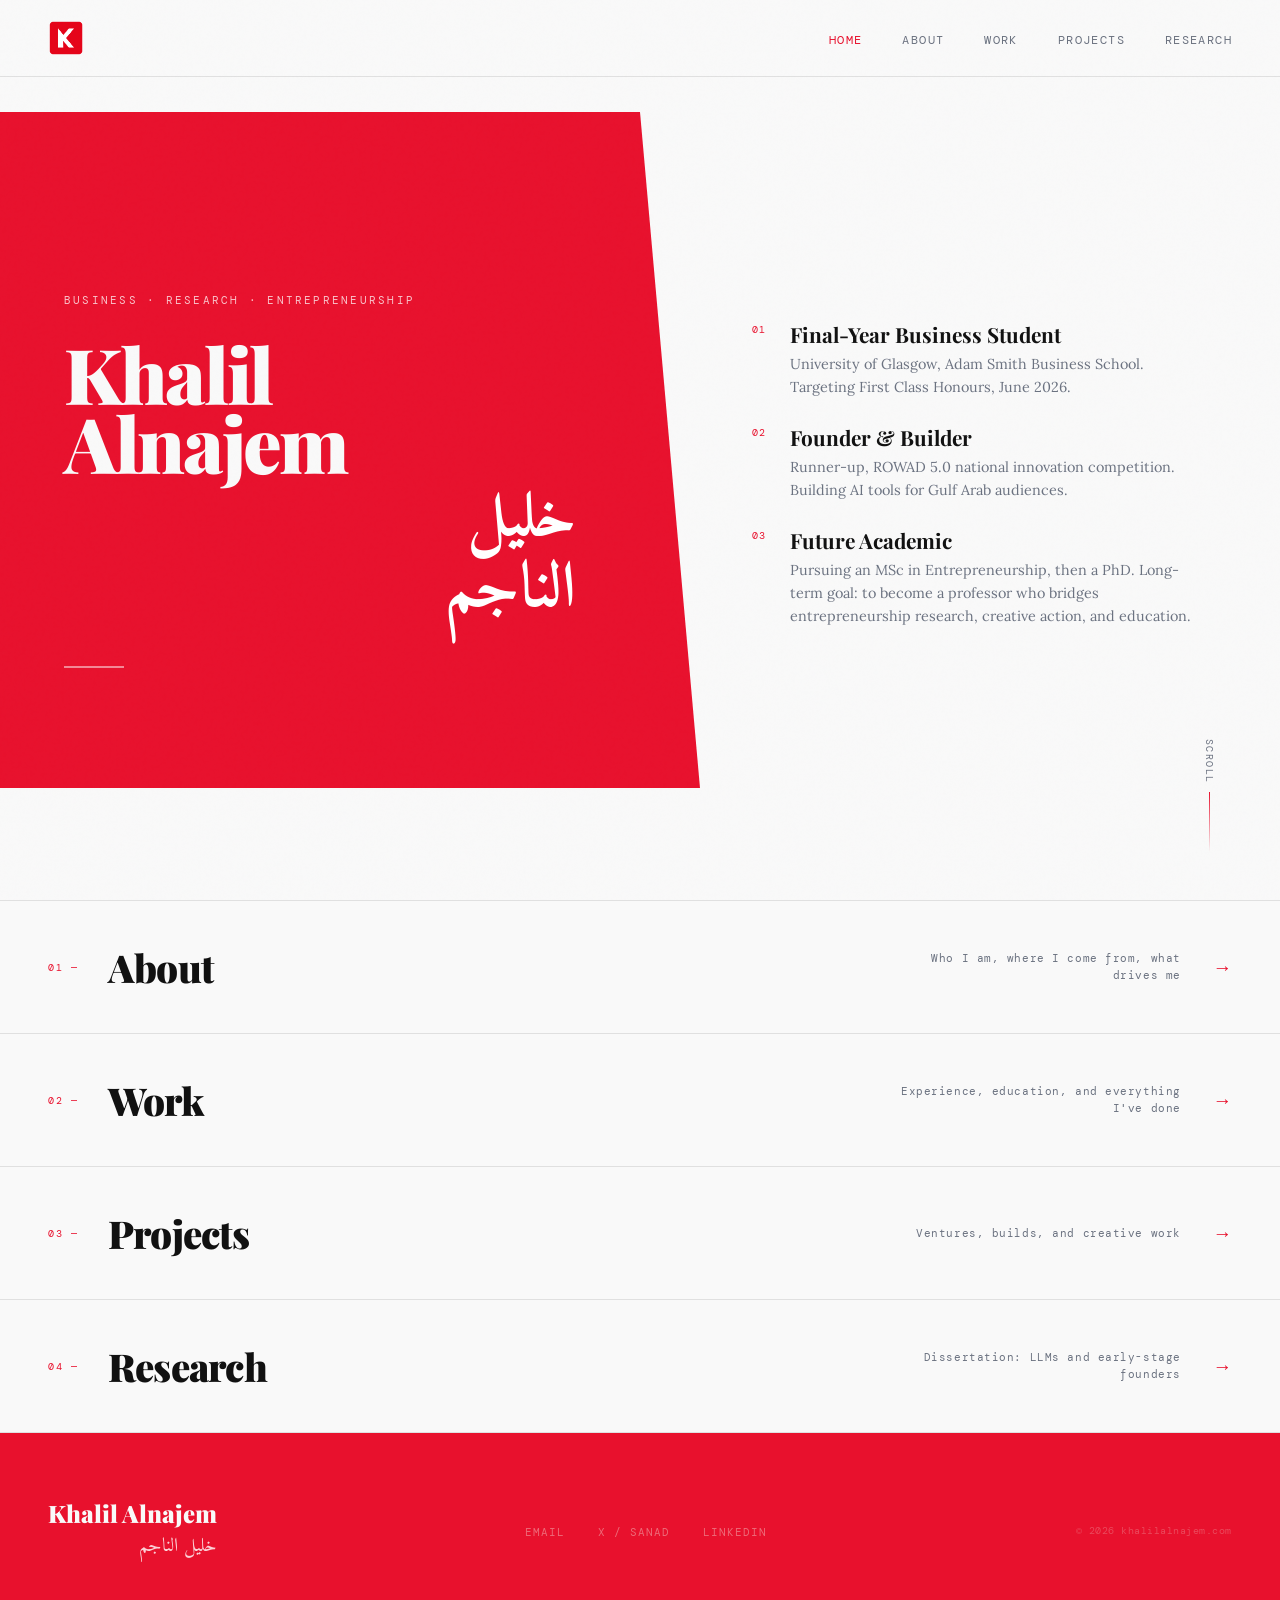
<file: index.html>
<!DOCTYPE html>
<html lang="en" dir="ltr">
<head>
  <meta charset="UTF-8" />
  <meta name="viewport" content="width=device-width, initial-scale=1.0"/>
  <title>Khalil Alnajem — خليل الناجم</title>
  <link rel="preconnect" href="https://fonts.googleapis.com">
  <link href="https://fonts.googleapis.com/css2?family=Playfair+Display:ital,wght@0,400;0,700;0,900;1,400;1,700&family=DM+Mono:wght@300;400;500&family=Lora:ital,wght@0,400;0,500;1,400&family=Amiri:ital,wght@0,400;0,700;1,400&family=Noto+Naskh+Arabic:wght@400;500;700&display=swap" rel="stylesheet">
  <link rel="stylesheet" href="style.css">
  <link rel="icon" href="web-icon.png">
</head>

<body>

  <!-- NAV -->
  <nav>
    <a href="index.html" class="nav-logo"><img src="web-icon.png" alt="Khalil Alnajem"></a>
    <button class="nav-hamburger" id="hamburger" onclick="document.getElementById('hamburger').classList.toggle('open');document.querySelector('.nav-links').classList.toggle('open')"><span></span><span></span><span></span></button>
    <ul class="nav-links">
      <li><a href="index.html">Home</a></li>
      <li><a href="about.html">About</a></li>
      <li><a href="work.html">Work</a></li>
      <li><a href="projects.html">Projects</a></li>
      <li><a href="research.html">Research</a></li>
    </ul>
  </nav>

  <!-- HERO -->
  <section class="hero" id="home">
    <div class="hero-left">
      <p class="hero-eyebrow">Business · Research · Entrepreneurship</p>
      <h1 class="hero-name-en">Khalil<br>Alnajem</h1>
      <p class="hero-name-ar">خليل<br>الناجم</p>
      <div class="hero-rule"></div>
    </div>
    <div class="hero-right">
      <div class="hero-descriptor">
        <div class="descriptor-item">
          <span class="descriptor-num">01</span>
          <div class="descriptor-text">
            <h3>Final-Year Business Student</h3>
            <p>University of Glasgow, Adam Smith Business School. Targeting First Class Honours, June 2026.</p>
          </div>
        </div>
        <div class="descriptor-item">
          <span class="descriptor-num">02</span>
          <div class="descriptor-text">
            <h3>Founder &amp; Builder</h3>
            <p>Runner-up, ROWAD 5.0 national innovation competition. Building AI tools for Gulf Arab audiences.</p>
          </div>
        </div>
        <div class="descriptor-item">
          <span class="descriptor-num">03</span>
          <div class="descriptor-text">
            <h3>Future Academic</h3>
            <p>Pursuing an MSc in Entrepreneurship, then a PhD. Long-term goal: to become a professor who bridges entrepreneurship research, creative action, and education.</p>
          </div>
        </div>
      </div>
    </div>
    <div class="hero-scroll">
      <span>Scroll</span>
      <div class="scroll-line"></div>
    </div>
  </section>

  <!-- CHAPTERS -->
  <div class="chapters">
    <a href="about.html" class="chapter-link">
      <span class="chapter-num">01 —</span>
      <span class="chapter-name">About</span>
      <span class="chapter-desc">Who I am, where I come from, what drives me</span>
      <span class="chapter-arrow">→</span>
    </a>
    <a href="work.html" class="chapter-link">
      <span class="chapter-num">02 —</span>
      <span class="chapter-name">Work</span>
      <span class="chapter-desc">Experience, education, and everything I've done</span>
      <span class="chapter-arrow">→</span>
    </a>
    <a href="projects.html" class="chapter-link">
      <span class="chapter-num">03 —</span>
      <span class="chapter-name">Projects</span>
      <span class="chapter-desc">Ventures, builds, and creative work</span>
      <span class="chapter-arrow">→</span>
    </a>
    <a href="research.html" class="chapter-link">
      <span class="chapter-num">04 —</span>
      <span class="chapter-name">Research</span>
      <span class="chapter-desc">Dissertation: LLMs and early-stage founders</span>
      <span class="chapter-arrow">→</span>
    </a>
  </div>

  <!-- FOOTER -->
  <footer>
    <div>
      <p class="footer-name">Khalil Alnajem</p>
      <p class="footer-name-ar">خليل الناجم</p>
    </div>
    <ul class="footer-links">
      <li><a href="mailto:khalilalnajem+web@gmail.com">Email</a></li>
      <li><a href="https://x.com/ask_sanad" target="_blank">X / Sanad</a></li>
      <li><a href="https://linkedin.com/in/khalilalnajem" target="_blank">LinkedIn</a></li>
    </ul>
    <p class="footer-copy">© 2026 khalilalnajem.com</p>
  </footer>

  <script>
    const revealEls = document.querySelectorAll('.reveal');
    const obs = new IntersectionObserver(entries => {
      entries.forEach(e => { if (e.isIntersecting) e.target.classList.add('visible'); });
    }, { threshold: 0.1 });
    revealEls.forEach(el => obs.observe(el));

    const currentPage = window.location.pathname.split('/').pop() || 'index.html';
    document.querySelectorAll('.nav-links a[href]').forEach(a => {
      if (a.getAttribute('href') === currentPage) a.style.color = 'var(--amber)';
    });
    // Page transition
    document.addEventListener('click', e => {
      const a = e.target.closest('a[href]');
      if (!a || a.target === '_blank' || a.href.startsWith('mailto:') || a.href.includes('#')) return;
      if (new URL(a.href).origin !== location.origin) return;
      e.preventDefault();
      document.body.classList.add('page-exit');
      setTimeout(() => { window.location = a.href; }, 250);
    });
    window.addEventListener('pageshow', function(event) {
      document.body.classList.remove('page-exit');
    });
  </script>
</body>
</html>
</file>
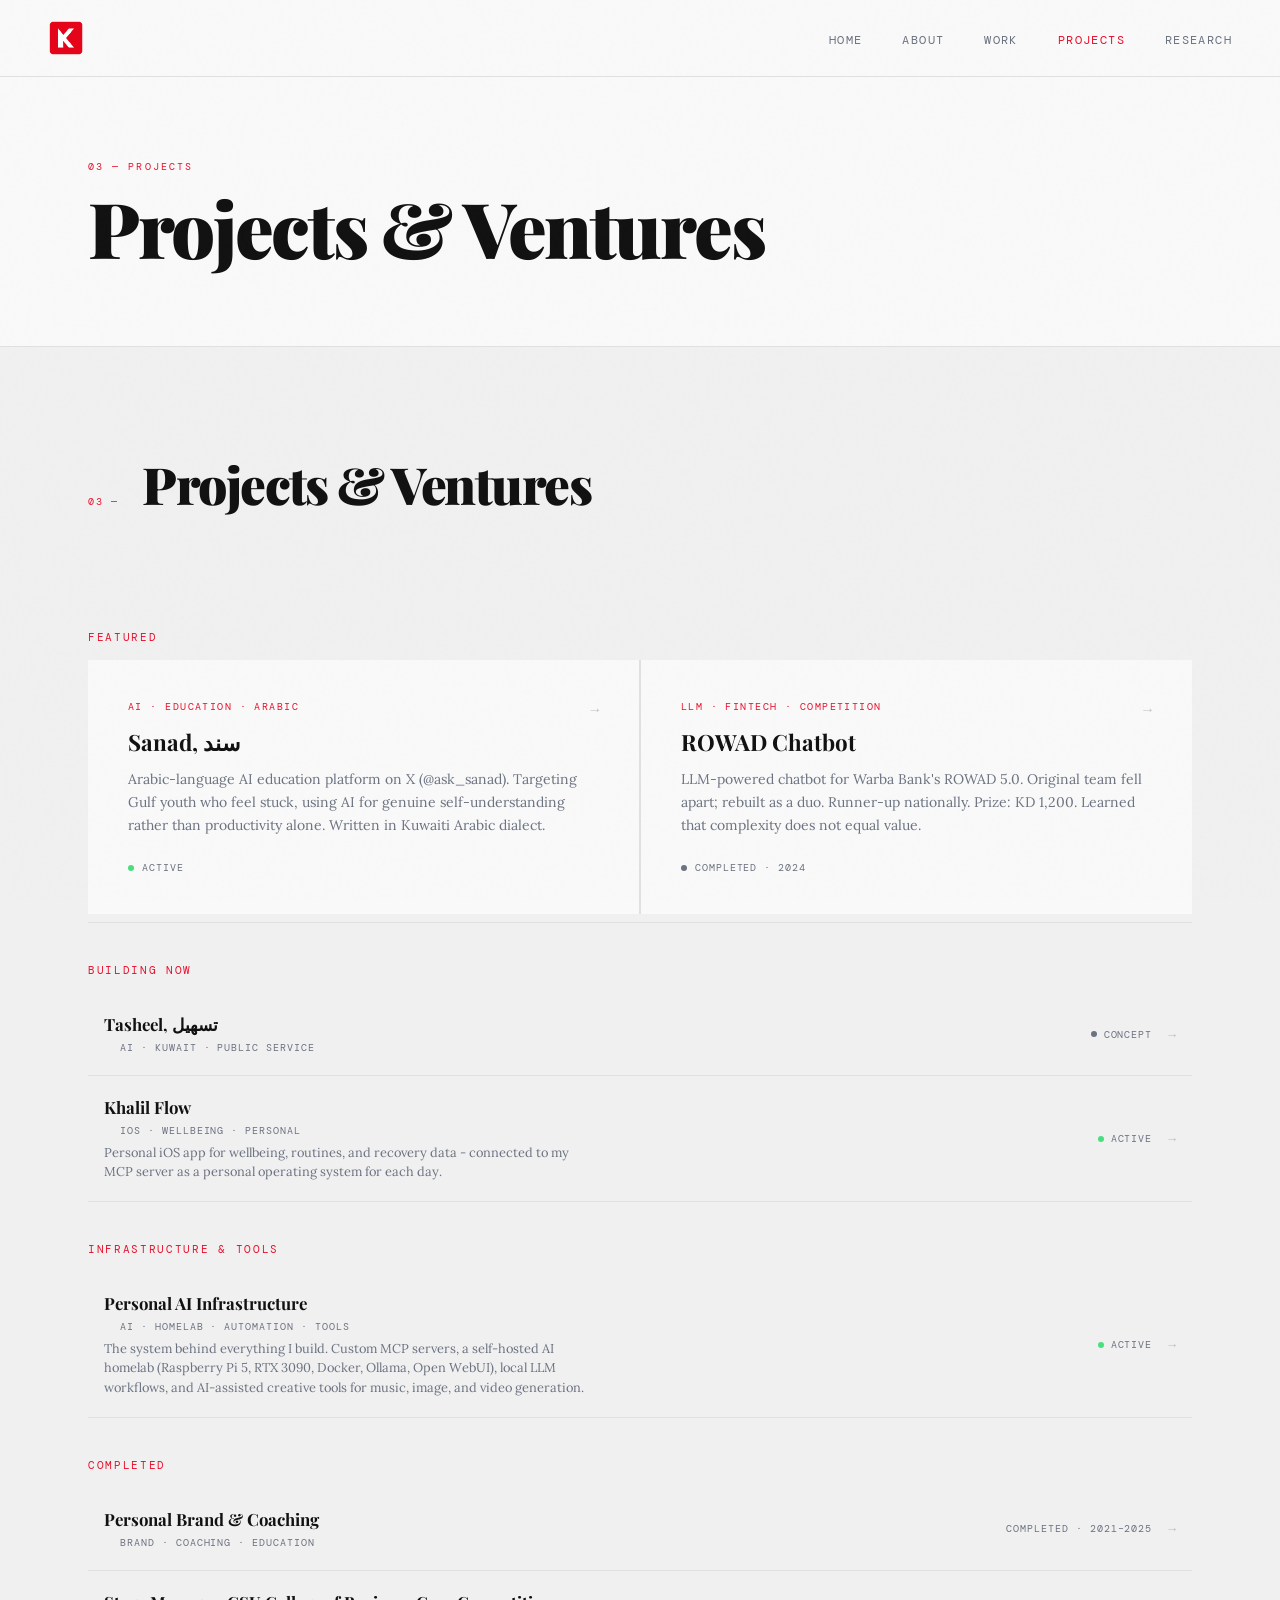
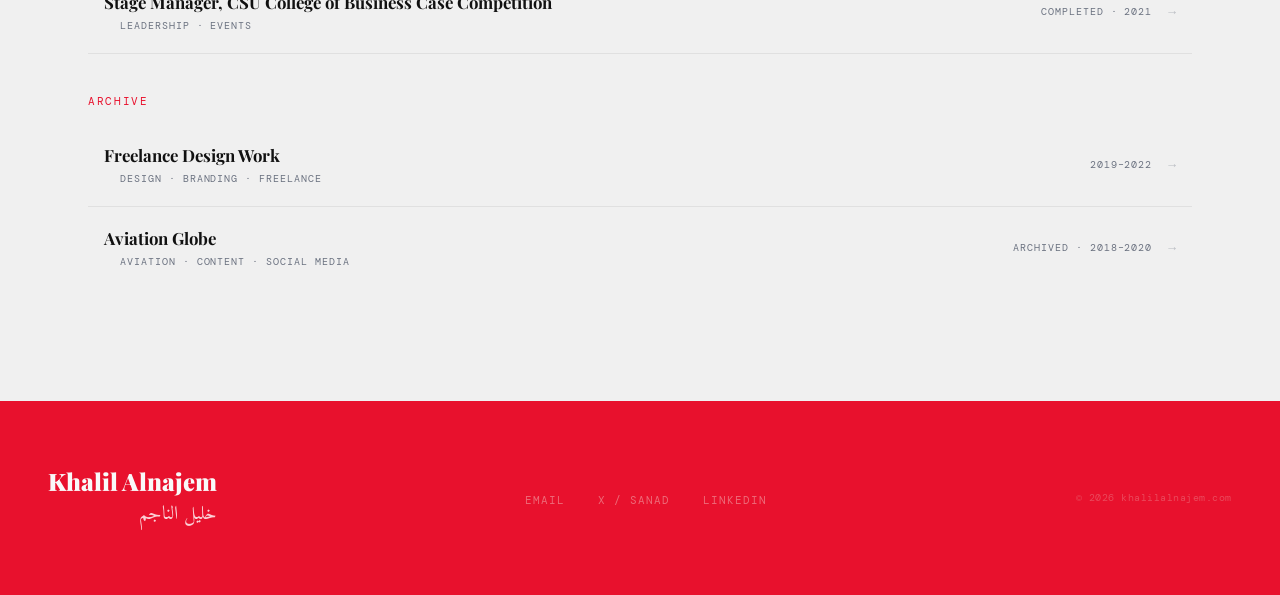
<file: projects.html>
<!DOCTYPE html>
<html lang="en" dir="ltr">
<head>
  <meta charset="UTF-8" />
  <meta name="viewport" content="width=device-width, initial-scale=1.0"/>
  <title>Projects — Khalil Alnajem</title>
  <link rel="preconnect" href="https://fonts.googleapis.com">
  <link href="https://fonts.googleapis.com/css2?family=Playfair+Display:ital,wght@0,400;0,700;0,900;1,400;1,700&family=DM+Mono:wght@300;400;500&family=Lora:ital,wght@0,400;0,500;1,400&family=Amiri:ital,wght@0,400;0,700;1,400&family=Noto+Naskh+Arabic:wght@400;500;700&display=swap" rel="stylesheet">
  <link rel="stylesheet" href="style.css">
  <link rel="icon" href="web-icon.png">
</head>

<body>

  <!-- NAV -->
  <nav>
    <a href="index.html" class="nav-logo"><img src="web-icon.png" alt="Khalil Alnajem"></a>
    <button class="nav-hamburger" id="hamburger" onclick="document.getElementById('hamburger').classList.toggle('open');document.querySelector('.nav-links').classList.toggle('open')"><span></span><span></span><span></span></button>
    <ul class="nav-links">
      <li><a href="index.html">Home</a></li>
      <li><a href="about.html">About</a></li>
      <li><a href="work.html">Work</a></li>
      <li><a href="projects.html">Projects</a></li>
      <li><a href="research.html">Research</a></li>
    </ul>
  </nav>

  <!-- PAGE HERO -->
  <div class="page-hero">
    <div class="page-hero-inner">
      <span class="page-hero-label">03 — Projects</span>
      <h1 class="page-hero-title">Projects &amp; Ventures</h1>
    </div>
  </div>

  <!-- PROJECTS SECTION -->
  <section id="projects">
    <div class="container">
      <div class="section-header">
        <span class="section-num">03 —</span>
        <h2 class="section-title">Projects &amp; Ventures</h2>
      </div>

      <!-- FEATURED -->
      <p class="proj-group-label reveal">Featured</p>
      <div class="proj-featured reveal">
        <a href="project.html?id=sanad" class="proj-featured-card">
          <p class="proj-tag">AI · Education · Arabic</p>
          <h3 class="proj-featured-name">Sanad, سند</h3>
          <p class="proj-featured-desc">Arabic-language AI education platform on X (@ask_sanad). Targeting Gulf youth who feel stuck, using AI for genuine self-understanding rather than productivity alone. Written in Kuwaiti Arabic dialect.</p>
          <p class="proj-status"><span class="status-dot active"></span> Active</p>
        </a>
        <a href="project.html?id=rowad" class="proj-featured-card">
          <p class="proj-tag">LLM · Fintech · Competition</p>
          <h3 class="proj-featured-name">ROWAD Chatbot</h3>
          <p class="proj-featured-desc">LLM-powered chatbot for Warba Bank's ROWAD 5.0. Original team fell apart; rebuilt as a duo. Runner-up nationally. Prize: KD 1,200. Learned that complexity does not equal value.</p>
          <p class="proj-status"><span class="status-dot"></span> Completed · 2024</p>
        </a>
      </div>

      <!-- BUILDING NOW -->
      <p class="proj-group-label reveal">Building Now</p>
      <ul class="proj-list reveal">
        <li><a href="project.html?id=tasheel" class="proj-list-item">
          <div><h4 class="proj-list-name">Tasheel, تسهيل</h4><span class="proj-list-tag">AI · Kuwait · Public Service</span></div>
          <span class="proj-list-status"><span class="status-dot"></span> Concept</span>
        </a></li>
        <li><a href="project.html?id=khalil-flow" class="proj-list-item">
          <div><h4 class="proj-list-name">Khalil Flow</h4><span class="proj-list-tag">iOS · Wellbeing · Personal</span><p style="font-size:0.8rem;color:var(--muted);line-height:1.5;margin-top:0.3rem;max-width:480px">Personal iOS app for wellbeing, routines, and recovery data - connected to my MCP server as a personal operating system for each day.</p></div>
          <span class="proj-list-status"><span class="status-dot active"></span> Active</span>
        </a></li>
      </ul>

      <!-- INFRASTRUCTURE & TOOLS -->
      <p class="proj-group-label reveal">Infrastructure &amp; Tools</p>
      <ul class="proj-list reveal">
        <li><a href="project.html?id=ai-infra" class="proj-list-item">
          <div><h4 class="proj-list-name">Personal AI Infrastructure</h4><span class="proj-list-tag">AI · Homelab · Automation · Tools</span><p style="font-size:0.8rem;color:var(--muted);line-height:1.5;margin-top:0.3rem;max-width:480px">The system behind everything I build. Custom MCP servers, a self-hosted AI homelab (Raspberry Pi 5, RTX 3090, Docker, Ollama, Open WebUI), local LLM workflows, and AI-assisted creative tools for music, image, and video generation.</p></div>
          <span class="proj-list-status"><span class="status-dot active"></span> Active</span>
        </a></li>
      </ul>

      <!-- COMPLETED -->
      <p class="proj-group-label reveal">Completed</p>
      <ul class="proj-list reveal">
        <li><a href="project.html?id=coaching" class="proj-list-item">
          <div><h4 class="proj-list-name">Personal Brand & Coaching</h4><span class="proj-list-tag">Brand · Coaching · Education</span></div>
          <span class="proj-list-status">Completed · 2021–2025</span>
        </a></li>
        <li><a href="project.html?id=csu-stage" class="proj-list-item">
          <div><h4 class="proj-list-name">Stage Manager, CSU College of Business Case Competition</h4><span class="proj-list-tag">Leadership · Events</span></div>
          <span class="proj-list-status">Completed · 2021</span>
        </a></li>
      </ul>

      <!-- ARCHIVE -->
      <p class="proj-group-label reveal">Archive</p>
      <ul class="proj-list reveal">
        <li><a href="design.html" class="proj-list-item">
          <div><h4 class="proj-list-name">Freelance Design Work</h4><span class="proj-list-tag">Design · Branding · Freelance</span></div>
          <span class="proj-list-status">2019–2022</span>
        </a></li>
        <li><a href="project.html?id=aviation-globe" class="proj-list-item">
          <div><h4 class="proj-list-name">Aviation Globe</h4><span class="proj-list-tag">Aviation · Content · Social Media</span></div>
          <span class="proj-list-status">Archived · 2018–2020</span>
        </a></li>
      </ul>

    </div>
  </section>

  <!-- FOOTER -->
  <footer>
    <div>
      <p class="footer-name">Khalil Alnajem</p>
      <p class="footer-name-ar">خليل الناجم</p>
    </div>
    <ul class="footer-links">
      <li><a href="mailto:khalilalnajem+web@gmail.com">Email</a></li>
      <li><a href="https://x.com/ask_sanad" target="_blank">X / Sanad</a></li>
      <li><a href="https://linkedin.com/in/khalilalnajem" target="_blank">LinkedIn</a></li>
    </ul>
    <p class="footer-copy">© 2026 khalilalnajem.com</p>
  </footer>

  <script>
    const revealEls = document.querySelectorAll('.reveal');
    const obs = new IntersectionObserver(entries => {
      entries.forEach(e => { if (e.isIntersecting) e.target.classList.add('visible'); });
    }, { threshold: 0.1 });
    revealEls.forEach(el => obs.observe(el));

    const currentPage = window.location.pathname.split('/').pop() || 'index.html';
    document.querySelectorAll('.nav-links a[href]').forEach(a => {
      if (a.getAttribute('href') === currentPage) a.style.color = 'var(--amber)';
    });
    // Page transition
    document.addEventListener('click', e => {
      const a = e.target.closest('a[href]');
      if (!a || a.target === '_blank' || a.href.startsWith('mailto:') || a.href.includes('#')) return;
      if (new URL(a.href).origin !== location.origin) return;
      e.preventDefault();
      document.body.classList.add('page-exit');
      setTimeout(() => { window.location = a.href; }, 250);
    });
    window.addEventListener('pageshow', function(event) {
      document.body.classList.remove('page-exit');
    });
  </script>
</body>
</html>
</file>
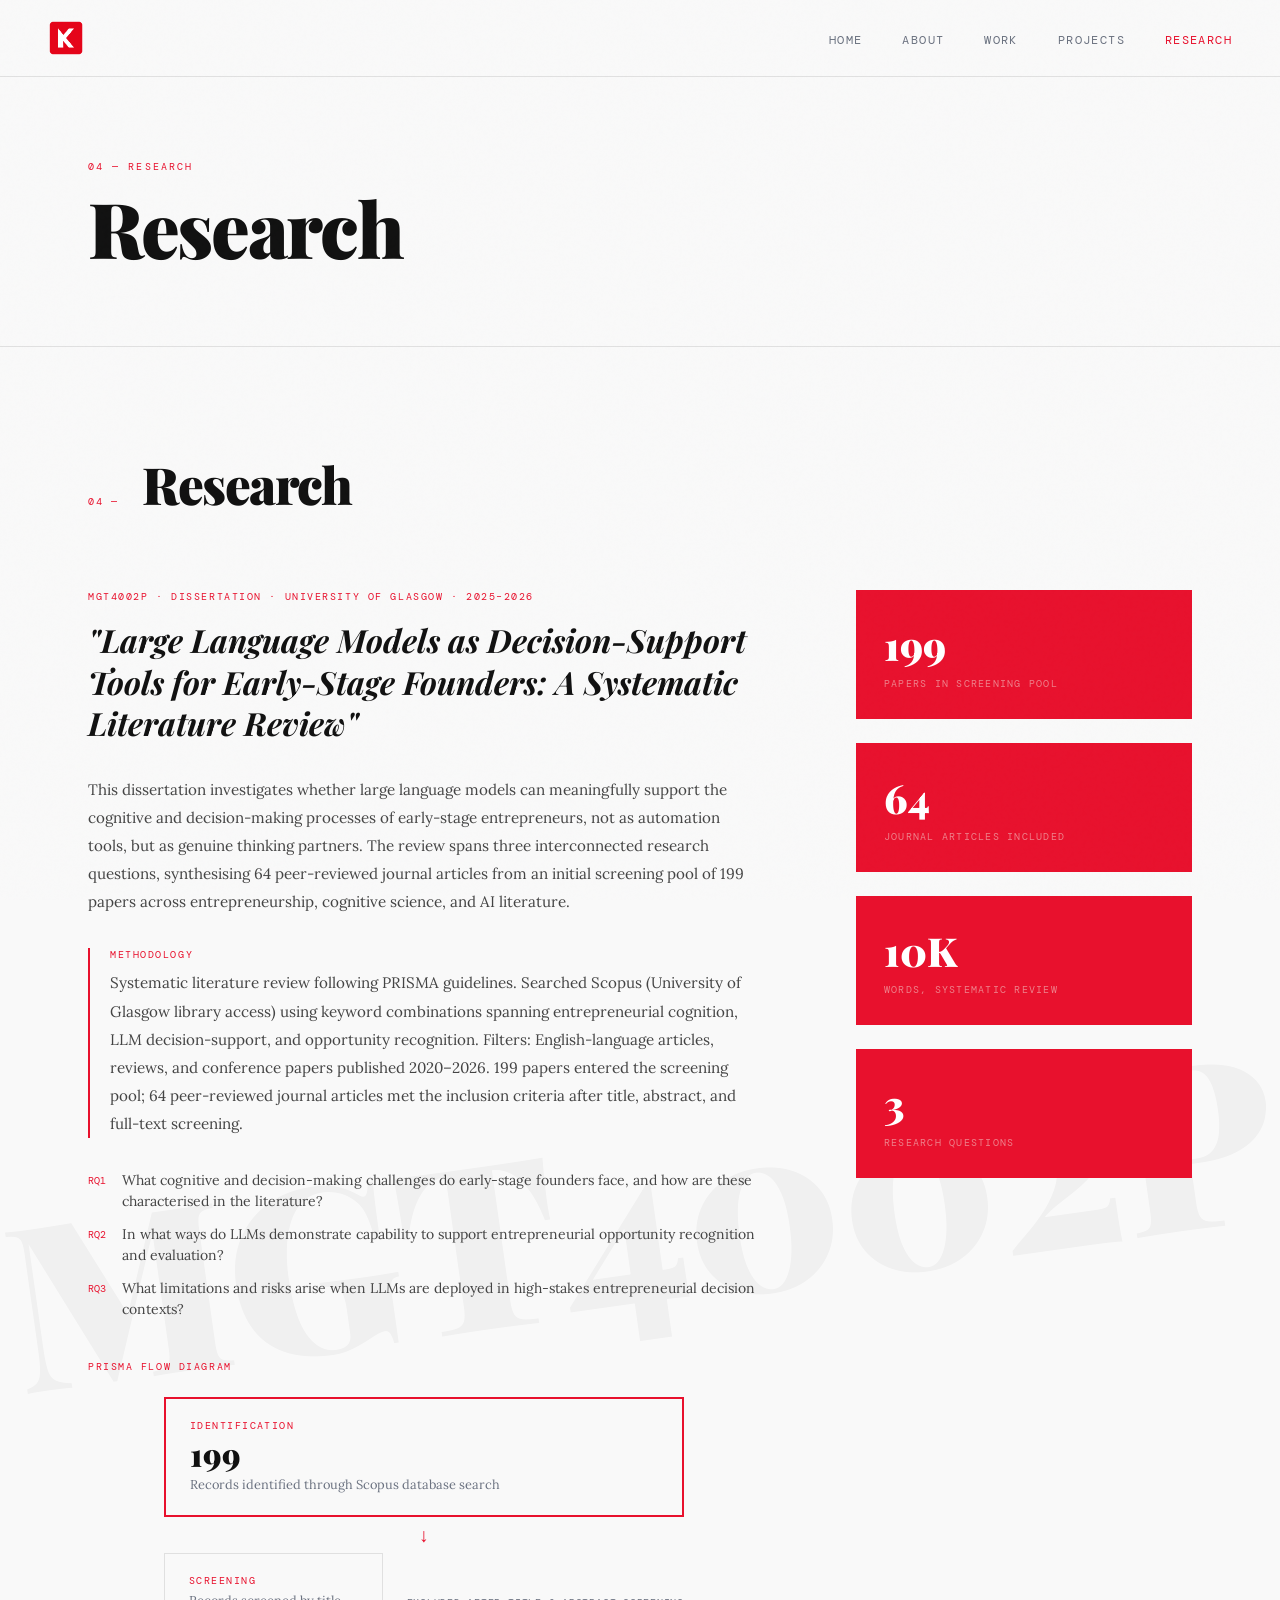
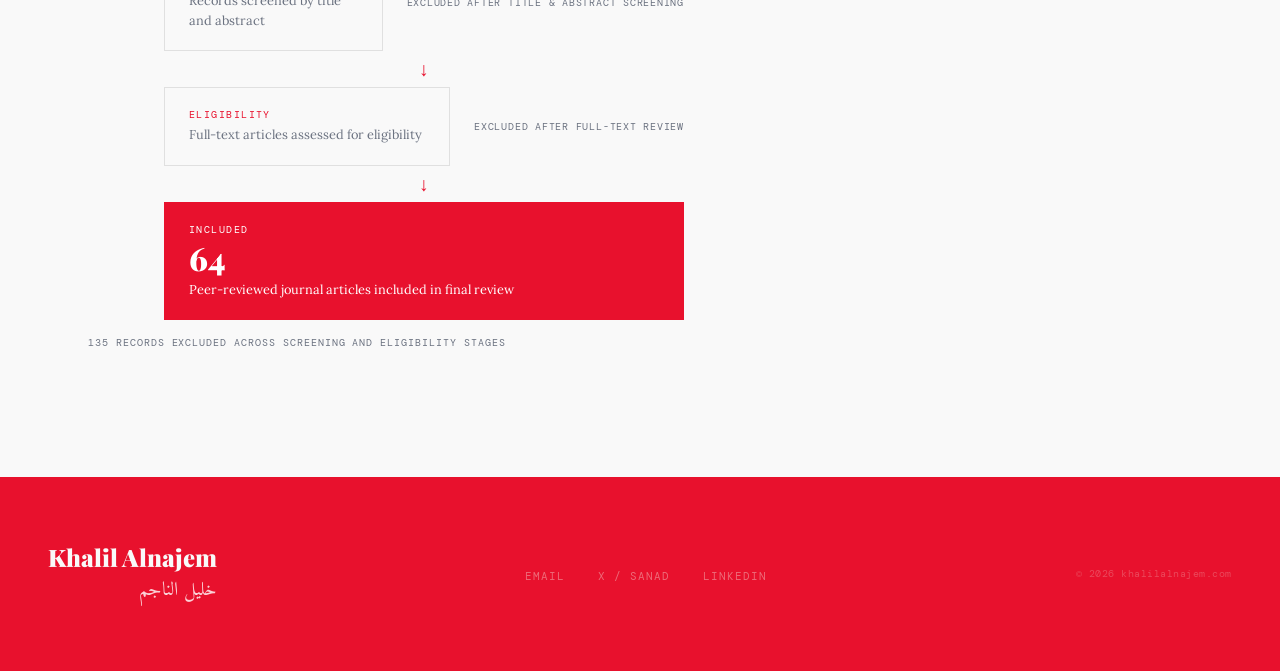
<file: research.html>
<!DOCTYPE html>
<html lang="en" dir="ltr">
<head>
  <meta charset="UTF-8" />
  <meta name="viewport" content="width=device-width, initial-scale=1.0"/>
  <title>Research — Khalil Alnajem</title>
  <link rel="preconnect" href="https://fonts.googleapis.com">
  <link href="https://fonts.googleapis.com/css2?family=Playfair+Display:ital,wght@0,400;0,700;0,900;1,400;1,700&family=DM+Mono:wght@300;400;500&family=Lora:ital,wght@0,400;0,500;1,400&family=Amiri:ital,wght@0,400;0,700;1,400&family=Noto+Naskh+Arabic:wght@400;500;700&display=swap" rel="stylesheet">
  <link rel="stylesheet" href="style.css">
  <link rel="icon" href="web-icon.png">
</head>

<body>

  <!-- NAV -->
  <nav>
    <a href="index.html" class="nav-logo"><img src="web-icon.png" alt="Khalil Alnajem"></a>
    <button class="nav-hamburger" id="hamburger" onclick="document.getElementById('hamburger').classList.toggle('open');document.querySelector('.nav-links').classList.toggle('open')"><span></span><span></span><span></span></button>
    <ul class="nav-links">
      <li><a href="index.html">Home</a></li>
      <li><a href="about.html">About</a></li>
      <li><a href="work.html">Work</a></li>
      <li><a href="projects.html">Projects</a></li>
      <li><a href="research.html">Research</a></li>
    </ul>
  </nav>

  <!-- PAGE HERO -->
  <div class="page-hero">
    <div class="page-hero-inner">
      <span class="page-hero-label">04 — Research</span>
      <h1 class="page-hero-title">Research</h1>
    </div>
  </div>

  <!-- DISSERTATION SECTION -->
  <section id="dissertation">
    <div class="container">
      <div class="section-header dissertation-inner">
        <span class="section-num">04 —</span>
        <h2 class="section-title">Research</h2>
      </div>
      <div class="dissertation-layout dissertation-inner reveal">
        <div>
          <div class="dissertation-title-block">
            <p class="dis-label">MGT4002P · Dissertation · University of Glasgow · 2025–2026</p>
            <h3 class="dis-title">"Large Language Models as Decision-Support Tools for Early-Stage Founders: A Systematic Literature Review"</h3>
            <h3 class="dis-title-ar">«نماذج اللغة الكبيرة بوصفها أدوات دعم القرار لرواد الأعمال في المراحل الأولى: مراجعة منهجية للأدبيات»</h3>
          </div>

          <p class="dis-abstract">This dissertation investigates whether large language models can meaningfully support the cognitive and decision-making processes of early-stage entrepreneurs, not as automation tools, but as genuine thinking partners. The review spans three interconnected research questions, synthesising 64 peer-reviewed journal articles from an initial screening pool of 199 papers across entrepreneurship, cognitive science, and AI literature.</p>

          <!-- METHODOLOGY -->
          <div style="border-left:2px solid var(--amber);padding-left:1.25rem;margin:2rem 0">
            <p class="dis-label" style="margin-bottom:0.5rem">Methodology</p>
            <p class="dis-abstract">Systematic literature review following PRISMA guidelines. Searched Scopus (University of Glasgow library access) using keyword combinations spanning entrepreneurial cognition, LLM decision-support, and opportunity recognition. Filters: English-language articles, reviews, and conference papers published 2020–2026. 199 papers entered the screening pool; 64 peer-reviewed journal articles met the inclusion criteria after title, abstract, and full-text screening.</p>
          </div>

          <ul class="rq-list">
            <li>
              <span class="rq-num">RQ1</span>
              <span>What cognitive and decision-making challenges do early-stage founders face, and how are these characterised in the literature?</span>
            </li>
            <li>
              <span class="rq-num">RQ2</span>
              <span>In what ways do LLMs demonstrate capability to support entrepreneurial opportunity recognition and evaluation?</span>
            </li>
            <li>
              <span class="rq-num">RQ3</span>
              <span>What limitations and risks arise when LLMs are deployed in high-stakes entrepreneurial decision contexts?</span>
            </li>
          </ul>

          <!-- PRISMA FLOW DIAGRAM -->
          <div class="prisma-flow">
            <p class="dis-label" style="margin-bottom:1.5rem">PRISMA Flow Diagram</p>
            <div class="prisma-stages">
              <div class="prisma-stage">
                <div class="prisma-box prisma-id">
                  <span class="prisma-phase">Identification</span>
                  <span class="prisma-count">199</span>
                  <span class="prisma-desc">Records identified through Scopus database search</span>
                </div>
              </div>
              <div class="prisma-arrow">↓</div>
              <div class="prisma-stage">
                <div class="prisma-box">
                  <span class="prisma-phase">Screening</span>
                  <span class="prisma-desc">Records screened by title and abstract</span>
                </div>
                <div class="prisma-excluded">Excluded after title &amp; abstract screening</div>
              </div>
              <div class="prisma-arrow">↓</div>
              <div class="prisma-stage">
                <div class="prisma-box">
                  <span class="prisma-phase">Eligibility</span>
                  <span class="prisma-desc">Full-text articles assessed for eligibility</span>
                </div>
                <div class="prisma-excluded">Excluded after full-text review</div>
              </div>
              <div class="prisma-arrow">↓</div>
              <div class="prisma-stage">
                <div class="prisma-box prisma-included">
                  <span class="prisma-phase">Included</span>
                  <span class="prisma-count">64</span>
                  <span class="prisma-desc">Peer-reviewed journal articles included in final review</span>
                </div>
              </div>
            </div>
            <p style="font-family:var(--font-mono);font-size:0.6rem;letter-spacing:0.1em;color:var(--muted);margin-top:1rem;text-transform:uppercase">135 records excluded across screening and eligibility stages</p>
          </div>
        </div>

        <div class="dis-sidebar">
          <div class="dis-stat">
            <span class="dis-stat-num" data-target="199">0</span>
            <span class="dis-stat-label">Papers in screening pool</span>
          </div>
          <div class="dis-stat">
            <span class="dis-stat-num" data-target="64">0</span>
            <span class="dis-stat-label">Journal articles included</span>
          </div>
          <div class="dis-stat">
            <span class="dis-stat-num" data-target="10" data-suffix="K">0</span>
            <span class="dis-stat-label">Words, systematic review</span>
          </div>
          <div class="dis-stat">
            <span class="dis-stat-num" data-target="3">0</span>
            <span class="dis-stat-label">Research questions</span>
          </div>
        </div>
      </div>
    </div>
  </section>

  <!-- FOOTER -->
  <footer>
    <div>
      <p class="footer-name">Khalil Alnajem</p>
      <p class="footer-name-ar">خليل الناجم</p>
    </div>
    <ul class="footer-links">
      <li><a href="mailto:khalilalnajem+web@gmail.com">Email</a></li>
      <li><a href="https://x.com/ask_sanad" target="_blank">X / Sanad</a></li>
      <li><a href="https://linkedin.com/in/khalilalnajem" target="_blank">LinkedIn</a></li>
    </ul>
    <p class="footer-copy">© 2026 khalilalnajem.com</p>
  </footer>

  <script>
    const revealEls = document.querySelectorAll('.reveal');
    const obs = new IntersectionObserver(entries => {
      entries.forEach(e => { if (e.isIntersecting) e.target.classList.add('visible'); });
    }, { threshold: 0.1 });
    revealEls.forEach(el => obs.observe(el));

    const currentPage = window.location.pathname.split('/').pop() || 'index.html';
    document.querySelectorAll('.nav-links a[href]').forEach(a => {
      if (a.getAttribute('href') === currentPage) a.style.color = 'var(--amber)';
    });

    // Count-up animation
    const counters = document.querySelectorAll('.dis-stat-num[data-target]');
    let counted = false;
    const counterObs = new IntersectionObserver(entries => {
      entries.forEach(entry => {
        if (entry.isIntersecting && !counted) {
          counted = true;
          counters.forEach(el => {
            const target = +el.dataset.target;
            const suffix = el.dataset.suffix || '';
            const duration = 1600;
            const start = performance.now();
            const step = (now) => {
              const progress = Math.min((now - start) / duration, 1);
              const ease = 1 - Math.pow(1 - progress, 3);
              el.textContent = Math.floor(ease * target) + suffix;
              if (progress < 1) requestAnimationFrame(step);
              else el.textContent = target + suffix;
            };
            requestAnimationFrame(step);
          });
        }
      });
    }, { threshold: 0.3 });
    counterObs.observe(document.querySelector('.dis-sidebar'));
    // Page transition
    document.addEventListener('click', e => {
      const a = e.target.closest('a[href]');
      if (!a || a.target === '_blank' || a.href.startsWith('mailto:') || a.href.includes('#')) return;
      if (new URL(a.href).origin !== location.origin) return;
      e.preventDefault();
      document.body.classList.add('page-exit');
      setTimeout(() => { window.location = a.href; }, 250);
    });
    window.addEventListener('pageshow', function(event) {
      document.body.classList.remove('page-exit');
    });
  </script>
</body>
</html>
</file>
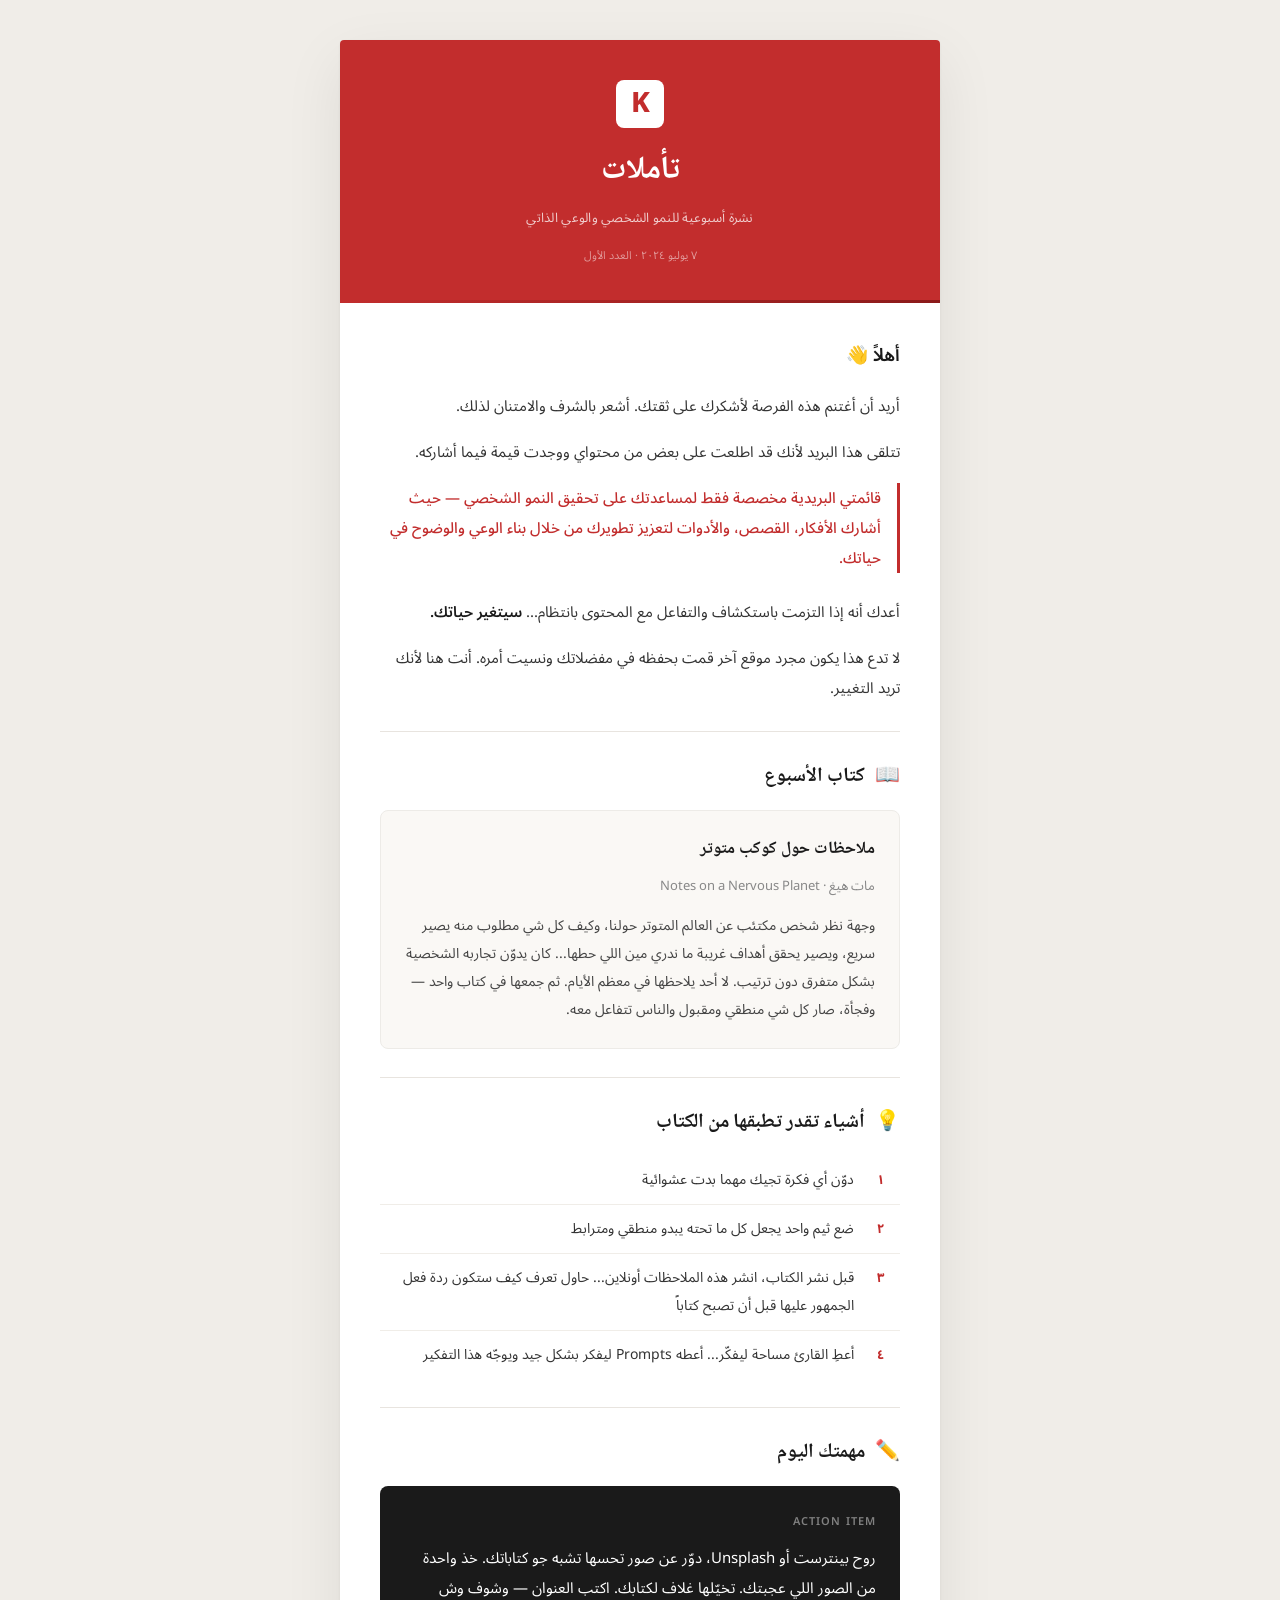
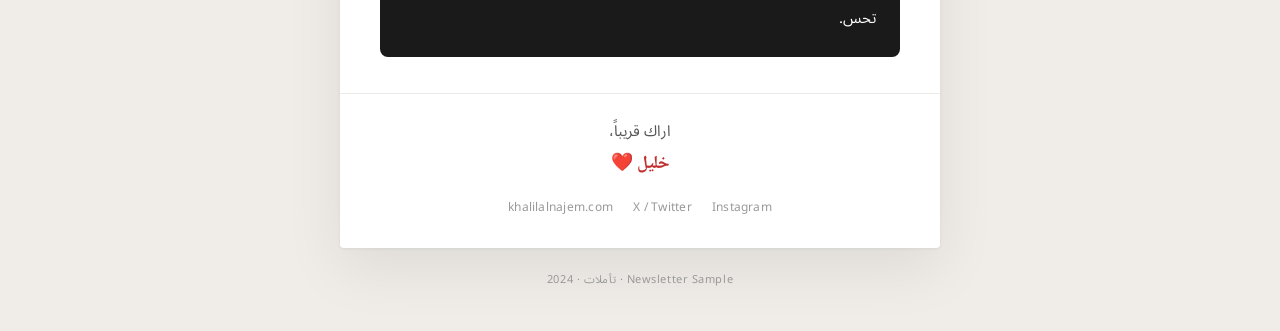
<file: assets/newsletter-sample.html>
<!DOCTYPE html>
<html lang="ar" dir="rtl">
<head>
<meta charset="UTF-8">
<meta name="viewport" content="width=device-width, initial-scale=1.0">
<title>تأملات — Newsletter Sample</title>
<link href="https://fonts.googleapis.com/css2?family=Noto+Naskh+Arabic:wght@400;600;700&family=Noto+Sans+Arabic:wght@300;400;500;600;700&display=swap" rel="stylesheet">
<style>
  * { margin: 0; padding: 0; box-sizing: border-box; }

  body {
    background: #F0EDE8;
    font-family: 'Noto Sans Arabic', sans-serif;
    min-height: 100vh;
    display: flex;
    align-items: center;
    justify-content: center;
    padding: 40px 20px;
  }

  .newsletter-frame {
    background: #fff;
    max-width: 600px;
    width: 100%;
    border-radius: 4px;
    box-shadow:
      0 1px 3px rgba(0,0,0,0.06),
      0 20px 60px rgba(0,0,0,0.08);
    overflow: hidden;
  }

  /* ---- HEADER ---- */
  .nl-header {
    background: #C22D2D;
    padding: 40px 40px 36px;
    text-align: center;
    position: relative;
  }

  .nl-header::after {
    content: '';
    position: absolute;
    bottom: 0; left: 0; right: 0;
    height: 3px;
    background: linear-gradient(90deg, #C22D2D, #8B1A1A);
  }

  .nl-logo {
    display: inline-flex;
    align-items: center;
    justify-content: center;
    width: 48px; height: 48px;
    background: #fff;
    border-radius: 8px;
    margin-bottom: 16px;
  }

  .nl-logo span {
    font-family: 'Noto Sans Arabic', sans-serif;
    font-weight: 800;
    font-size: 28px;
    color: #C22D2D;
    line-height: 1;
  }

  .nl-title {
    font-family: 'Noto Naskh Arabic', serif;
    font-size: 32px;
    font-weight: 700;
    color: #fff;
    margin-bottom: 6px;
    letter-spacing: -0.02em;
  }

  .nl-subtitle {
    font-size: 13px;
    font-weight: 400;
    color: rgba(255,255,255,0.75);
    letter-spacing: 0.02em;
  }

  .nl-date {
    font-size: 11px;
    color: rgba(255,255,255,0.5);
    margin-top: 12px;
  }

  /* ---- BODY ---- */
  .nl-body {
    padding: 36px 40px;
  }

  .nl-greeting {
    font-size: 18px;
    font-weight: 600;
    color: #1A1A1A;
    margin-bottom: 20px;
    line-height: 1.8;
  }

  .nl-text {
    font-size: 15px;
    font-weight: 400;
    color: #333;
    line-height: 2;
    margin-bottom: 16px;
  }

  .nl-text strong {
    font-weight: 600;
    color: #1A1A1A;
  }

  .nl-highlight {
    font-size: 15px;
    font-weight: 500;
    color: #C22D2D;
    line-height: 2;
    margin-bottom: 24px;
    padding-right: 16px;
    border-right: 3px solid #C22D2D;
  }

  /* ---- DIVIDER ---- */
  .nl-divider {
    border: none;
    border-top: 1px solid #E8E4DF;
    margin: 28px 0;
  }

  /* ---- SECTION HEADING ---- */
  .nl-section-title {
    font-family: 'Noto Naskh Arabic', serif;
    font-size: 20px;
    font-weight: 700;
    color: #1A1A1A;
    margin-bottom: 16px;
    display: flex;
    align-items: center;
    gap: 10px;
  }

  .nl-section-icon {
    font-size: 20px;
    line-height: 1;
  }

  /* ---- BOOK CARD ---- */
  .nl-book-card {
    background: #FAF8F5;
    border-radius: 8px;
    padding: 24px;
    margin-bottom: 8px;
    border: 1px solid #EDEBE7;
  }

  .nl-book-title {
    font-family: 'Noto Naskh Arabic', serif;
    font-size: 17px;
    font-weight: 700;
    color: #1A1A1A;
    margin-bottom: 8px;
  }

  .nl-book-author {
    font-size: 13px;
    color: #888;
    margin-bottom: 12px;
  }

  .nl-book-desc {
    font-size: 14px;
    color: #444;
    line-height: 2;
  }

  /* ---- TAKEAWAYS ---- */
  .nl-takeaways {
    list-style: none;
    padding: 0;
    margin: 0;
  }

  .nl-takeaways li {
    font-size: 14px;
    color: #333;
    line-height: 2;
    padding: 10px 16px 10px 0;
    border-bottom: 1px solid #F0EDE8;
    display: flex;
    gap: 10px;
    align-items: baseline;
  }

  .nl-takeaways li:last-child {
    border-bottom: none;
  }

  .nl-takeaway-num {
    font-weight: 700;
    color: #C22D2D;
    font-size: 13px;
    min-width: 20px;
  }

  /* ---- TASK CARD ---- */
  .nl-task {
    background: #1A1A1A;
    border-radius: 8px;
    padding: 24px;
    margin-top: 4px;
  }

  .nl-task-label {
    font-size: 11px;
    font-weight: 600;
    color: rgba(255,255,255,0.45);
    letter-spacing: 0.1em;
    margin-bottom: 10px;
    text-transform: uppercase;
  }

  .nl-task-text {
    font-size: 15px;
    color: #fff;
    line-height: 2;
    font-weight: 400;
  }

  /* ---- FOOTER ---- */
  .nl-footer {
    padding: 24px 40px 28px;
    border-top: 1px solid #EDEBE7;
    text-align: center;
  }

  .nl-footer-sign {
    font-size: 15px;
    color: #555;
    margin-bottom: 4px;
    line-height: 1.8;
  }

  .nl-footer-name {
    font-family: 'Noto Naskh Arabic', serif;
    font-size: 18px;
    font-weight: 700;
    color: #C22D2D;
  }

  .nl-footer-links {
    margin-top: 16px;
    display: flex;
    justify-content: center;
    gap: 20px;
  }

  .nl-footer-links a {
    font-size: 12px;
    color: #999;
    text-decoration: none;
    letter-spacing: 0.02em;
  }

  /* ---- OUTER LABEL ---- */
  .sample-label {
    text-align: center;
    margin-top: 20px;
    font-family: 'Noto Sans Arabic', monospace;
    font-size: 11px;
    color: #999;
    letter-spacing: 0.05em;
  }
</style>
</head>
<body>

<div>
  <div class="newsletter-frame">

    <!-- HEADER -->
    <div class="nl-header">
      <div class="nl-logo"><span>K</span></div>
      <div class="nl-title">تأملات</div>
      <div class="nl-subtitle">نشرة أسبوعية للنمو الشخصي والوعي الذاتي</div>
      <div class="nl-date">٧ يوليو ٢٠٢٤ · العدد الأول</div>
    </div>

    <!-- BODY -->
    <div class="nl-body">

      <div class="nl-greeting">أهلاً 👋</div>

      <p class="nl-text">أريد أن أغتنم هذه الفرصة لأشكرك على ثقتك. أشعر بالشرف والامتنان لذلك.</p>

      <p class="nl-text">تتلقى هذا البريد لأنك قد اطلعت على بعض من محتواي ووجدت قيمة فيما أشاركه.</p>

      <div class="nl-highlight">قائمتي البريدية مخصصة فقط لمساعدتك على تحقيق النمو الشخصي — حيث أشارك الأفكار، القصص، والأدوات لتعزيز تطويرك من خلال بناء الوعي والوضوح في حياتك.</div>

      <p class="nl-text">أعدك أنه إذا التزمت باستكشاف والتفاعل مع المحتوى بانتظام... <strong>سيتغير حياتك.</strong></p>

      <p class="nl-text">لا تدع هذا يكون مجرد موقع آخر قمت بحفظه في مفضلاتك ونسيت أمره. أنت هنا لأنك تريد التغيير.</p>

      <hr class="nl-divider">

      <!-- BOOK OF THE WEEK -->
      <div class="nl-section-title">
        <span class="nl-section-icon">📖</span>
        كتاب الأسبوع
      </div>

      <div class="nl-book-card">
        <div class="nl-book-title">ملاحظات حول كوكب متوتر</div>
        <div class="nl-book-author">مات هيغ · Notes on a Nervous Planet</div>
        <p class="nl-book-desc">وجهة نظر شخص مكتئب عن العالم المتوتر حولنا، وكيف كل شي مطلوب منه يصير سريع، ويصير يحقق أهداف غريبة ما ندري مين اللي حطها... كان يدوّن تجاربه الشخصية بشكل متفرق دون ترتيب. لا أحد يلاحظها في معظم الأيام. ثم جمعها في كتاب واحد — وفجأة، صار كل شي منطقي ومقبول والناس تتفاعل معه.</p>
      </div>

      <hr class="nl-divider">

      <!-- TAKEAWAYS -->
      <div class="nl-section-title">
        <span class="nl-section-icon">💡</span>
        أشياء تقدر تطبقها من الكتاب
      </div>

      <ol class="nl-takeaways">
        <li><span class="nl-takeaway-num">١</span> دوّن أي فكرة تجيك مهما بدت عشوائية</li>
        <li><span class="nl-takeaway-num">٢</span> ضع ثيم واحد يجعل كل ما تحته يبدو منطقي ومترابط</li>
        <li><span class="nl-takeaway-num">٣</span> قبل نشر الكتاب، انشر هذه الملاحظات أونلاين... حاول تعرف كيف ستكون ردة فعل الجمهور عليها قبل أن تصبح كتاباً</li>
        <li><span class="nl-takeaway-num">٤</span> أعطِ القارئ مساحة ليفكّر... أعطه Prompts ليفكر بشكل جيد ويوجّه هذا التفكير</li>
      </ol>

      <hr class="nl-divider">

      <!-- TODAY'S TASK -->
      <div class="nl-section-title">
        <span class="nl-section-icon">✏️</span>
        مهمتك اليوم
      </div>

      <div class="nl-task">
        <div class="nl-task-label">ACTION ITEM</div>
        <div class="nl-task-text">روح بينترست أو Unsplash، دوّر عن صور تحسها تشبه جو كتاباتك. خذ واحدة من الصور اللي عجبتك. تخيّلها غلاف لكتابك. اكتب العنوان — وشوف وش تحس.</div>
      </div>

    </div>

    <!-- FOOTER -->
    <div class="nl-footer">
      <div class="nl-footer-sign">اراك قريباً،</div>
      <div class="nl-footer-name">خليل ❤️</div>
      <div class="nl-footer-links">
        <a href="#">Instagram</a>
        <a href="#">X / Twitter</a>
        <a href="#">khalilalnajem.com</a>
      </div>
    </div>

  </div>

  <div class="sample-label">Newsletter Sample · تأملات · 2024</div>
</div>

</body>
</html>
</file>
<file: style.css>
:root {
  --navy: #111111;
  --navy-mid: #222222;
  --offwhite: #F9F9F9;
  --cream: #F0F0F0;
  --amber: #E8112D;
  --amber-light: #E8112D;
  --ink: #111111;
  --muted: #6b7280;
  --rule: #E0E0E0;

  --font-display: 'Playfair Display', Georgia, serif;
  --font-mono: 'DM Mono', monospace;
  --font-body: 'Lora', Georgia, serif;
  --font-arabic: 'Amiri', 'Noto Naskh Arabic', serif;
}

*, *::before, *::after { box-sizing: border-box; margin: 0; padding: 0; }

html { scroll-behavior: smooth; font-size: 16px; }

body {
  background: var(--offwhite);
  color: var(--ink);
  font-family: var(--font-body);
  overflow-x: hidden;
}

/* cursor removed */
.cursor { display: none; }

/* ── NOISE OVERLAY ── */
body::before {
  content: '';
  position: fixed;
  inset: 0;
  background-image: url("data:image/svg+xml,%3Csvg viewBox='0 0 256 256' xmlns='http://www.w3.org/2000/svg'%3E%3Cfilter id='noise'%3E%3CfeTurbulence type='fractalNoise' baseFrequency='0.9' numOctaves='4' stitchTiles='stitch'/%3E%3C/filter%3E%3Crect width='100%25' height='100%25' filter='url(%23noise)' opacity='0.04'/%3E%3C/svg%3E");
  pointer-events: none;
  z-index: 1000;
  opacity: 0.4;
}

/* ── NAV ── */
nav {
  position: fixed;
  top: 0; left: 0; right: 0;
  z-index: 100;
  display: flex;
  justify-content: space-between;
  align-items: center;
  padding: 1.25rem 3rem;
  background: rgba(249, 249, 249, 0.92);
  backdrop-filter: blur(12px);
  border-bottom: 1px solid var(--rule);
}

.nav-logo {
  text-decoration: none;
  display: flex;
  align-items: center;
}
.nav-logo img {
  width: 36px;
  height: 36px;
  border-radius: 8px;
  display: block;
}

.nav-links {
  display: flex;
  gap: 2.5rem;
  align-items: center;
  list-style: none;
}

.nav-links a {
  font-family: var(--font-mono);
  font-size: 0.72rem;
  letter-spacing: 0.12em;
  text-transform: uppercase;
  color: var(--muted);
  text-decoration: none;
  transition: color 0.2s;
}
.nav-links a:hover { color: var(--navy); }

.lang-toggle {
  font-family: var(--font-mono);
  font-size: 0.72rem;
  letter-spacing: 0.1em;
  text-transform: uppercase;
  color: var(--amber);
  background: none;
  border: 1px solid var(--amber);
  padding: 0.3rem 0.75rem;
  cursor: pointer;
  transition: all 0.2s;
}

/* ── MOBILE NAV HAMBURGER ── */
.nav-hamburger {
  display: none;
  background: none;
  border: none;
  cursor: pointer;
  padding: 0.25rem;
}
.nav-hamburger span {
  display: block;
  width: 22px;
  height: 2px;
  background: var(--ink);
  margin: 5px 0;
  transition: all 0.3s;
}
.nav-hamburger.open span:nth-child(1) { transform: rotate(45deg) translate(5px, 5px); }
.nav-hamburger.open span:nth-child(2) { opacity: 0; }
.nav-hamburger.open span:nth-child(3) { transform: rotate(-45deg) translate(5px, -5px); }
.lang-toggle:hover {
  background: var(--amber);
  color: white;
}

/* ── HERO ── */
.hero {
  min-height: 100vh;
  display: grid;
  grid-template-columns: 1fr 1fr;
  position: relative;
  overflow: hidden;
}

.hero-left {
  background: var(--amber);
  display: flex;
  flex-direction: column;
  justify-content: flex-end;
  padding: 8rem 4rem 5rem;
  position: relative;
}

.hero-left::after {
  content: '';
  position: absolute;
  top: 0; right: -60px;
  width: 120px; height: 100%;
  background: var(--navy);
  clip-path: polygon(0 0, 50% 0, 100% 100%, 0 100%);
  background: var(--amber);
  z-index: 2;
}

.hero-eyebrow {
  font-family: var(--font-mono);
  font-size: 0.7rem;
  letter-spacing: 0.2em;
  text-transform: uppercase;
  color: rgba(255,255,255,0.75);
  margin-bottom: 2rem;
  opacity: 0;
  animation: fadeUp 0.8s 0.2s forwards;
}

.hero-name-en {
  font-family: var(--font-display);
  font-size: clamp(3rem, 6vw, 5.5rem);
  font-weight: 900;
  color: var(--offwhite);
  line-height: 0.9;
  letter-spacing: -0.03em;
  opacity: 0;
  animation: fadeUp 0.8s 0.4s forwards;
}

.hero-name-ar {
  font-family: var(--font-arabic);
  font-size: clamp(2.5rem, 5vw, 4.5rem);
  font-weight: 700;
  color: white;
  line-height: 1.1;
  direction: rtl;
  margin-top: 0.5rem;
  opacity: 0;
  animation: fadeUp 0.8s 0.6s forwards;
}

.hero-rule {
  width: 60px;
  height: 2px;
  background: rgba(255,255,255,0.5);
  margin: 2.5rem 0;
  opacity: 0;
  animation: fadeUp 0.8s 0.8s forwards;
}

.hero-tagline {
  font-family: var(--font-body);
  font-size: 1rem;
  font-style: italic;
  color: rgba(255,255,255,0.8);
  max-width: 320px;
  line-height: 1.7;
  opacity: 0;
  animation: fadeUp 0.8s 1s forwards;
}

.hero-tagline-ar {
  font-family: var(--font-arabic);
  font-size: 1rem;
  color: rgba(255,255,255,0.8);
  direction: rtl;
  max-width: 320px;
  line-height: 1.8;
  display: none;
}

.hero-right {
  display: flex;
  flex-direction: column;
  justify-content: center;
  padding: 8rem 5rem 5rem 7rem;
  position: relative;
  z-index: 3;
}

.hero-descriptor {
  display: flex;
  flex-direction: column;
  gap: 1.5rem;
}

.descriptor-item {
  display: flex;
  gap: 1.5rem;
  align-items: flex-start;
  opacity: 0;
  animation: fadeUp 0.8s forwards;
}
.descriptor-item:nth-child(1) { animation-delay: 0.5s; }
.descriptor-item:nth-child(2) { animation-delay: 0.7s; }
.descriptor-item:nth-child(3) { animation-delay: 0.9s; }

.descriptor-num {
  font-family: var(--font-mono);
  font-size: 0.65rem;
  color: var(--amber);
  letter-spacing: 0.1em;
  padding-top: 0.2rem;
  flex-shrink: 0;
}

.descriptor-text h3 {
  font-family: var(--font-display);
  font-size: 1.3rem;
  font-weight: 700;
  color: var(--navy);
  margin-bottom: 0.3rem;
}

.descriptor-text p {
  font-size: 0.9rem;
  color: var(--muted);
  line-height: 1.6;
}

.hero-scroll {
  position: absolute;
  bottom: 3rem;
  right: 4rem;
  display: flex;
  flex-direction: column;
  align-items: center;
  gap: 0.5rem;
  opacity: 0;
  animation: fadeUp 1s 1.4s forwards;
}

.hero-scroll span {
  font-family: var(--font-mono);
  font-size: 0.6rem;
  letter-spacing: 0.15em;
  text-transform: uppercase;
  color: var(--muted);
  writing-mode: vertical-rl;
}

.scroll-line {
  width: 1px;
  height: 60px;
  background: linear-gradient(to bottom, var(--amber), transparent);
  animation: scrollPulse 2s 1.8s infinite;
}

/* ── SECTION BASE ── */
section {
  padding: 7rem 0;
  position: relative;
}

.container {
  max-width: 1200px;
  margin: 0 auto;
  padding: 0 3rem;
}

.section-header {
  display: flex;
  align-items: baseline;
  gap: 1.5rem;
  margin-bottom: 5rem;
}

.section-num {
  font-family: var(--font-mono);
  font-size: 0.65rem;
  color: var(--amber);
  letter-spacing: 0.15em;
  flex-shrink: 0;
}

.section-title {
  font-family: var(--font-display);
  font-size: clamp(2rem, 4vw, 3.5rem);
  font-weight: 900;
  color: var(--navy);
  letter-spacing: -0.03em;
  line-height: 1;
}

.section-title-ar {
  font-family: var(--font-arabic);
  font-size: clamp(1.8rem, 3.5vw, 3rem);
  font-weight: 700;
  color: var(--navy);
  direction: rtl;
  display: none;
}

/* ── ABOUT ── */
#about {
  background: var(--offwhite);
}

.about-grid {
  display: grid;
  grid-template-columns: 1fr 1fr;
  gap: 6rem;
  align-items: start;
}

.about-body {
  font-size: 1.05rem;
  line-height: 1.85;
  color: #333333;
}

.about-body p + p { margin-top: 1.2rem; }

.about-body-ar {
  font-family: var(--font-arabic);
  font-size: 1.1rem;
  line-height: 2;
  color: #333333;
  direction: rtl;
  display: none;
}
.about-body-ar p + p { margin-top: 1.2rem; }

.about-sidebar {
  display: flex;
  flex-direction: column;
  gap: 2.5rem;
  padding-top: 0.5rem;
}

.info-block {
  border-left: 2px solid var(--amber);
  padding-left: 1.25rem;
}

.info-block label {
  font-family: var(--font-mono);
  font-size: 0.65rem;
  letter-spacing: 0.15em;
  text-transform: uppercase;
  color: var(--muted);
  display: block;
  margin-bottom: 0.3rem;
}

.info-block span {
  font-family: var(--font-display);
  font-size: 1.05rem;
  color: var(--navy);
  font-weight: 500;
}

/* ── CV SECTION ── */
#cv {
  background: var(--amber);
  color: var(--offwhite);
}

#cv .section-title { color: var(--offwhite); }
#cv .section-num { color: rgba(255,255,255,0.6); }

.cv-grid {
  display: grid;
  grid-template-columns: 1fr 1fr;
  gap: 4rem;
}

.cv-col-title {
  font-family: var(--font-mono);
  font-size: 0.65rem;
  letter-spacing: 0.2em;
  text-transform: uppercase;
  color: rgba(255,255,255,0.6);
  margin-bottom: 2rem;
}

.cv-item {
  border-top: 1px solid rgba(255,255,255,0.1);
  padding: 1.75rem 0;
  display: grid;
  grid-template-columns: 80px 1fr;
  gap: 1.5rem;
}

.cv-year {
  font-family: var(--font-mono);
  font-size: 0.75rem;
  color: rgba(245, 240, 232, 0.4);
  letter-spacing: 0.05em;
  padding-top: 0.2rem;
}

.cv-item-title {
  font-family: var(--font-display);
  font-size: 1.1rem;
  font-weight: 700;
  color: var(--offwhite);
  margin-bottom: 0.25rem;
}

.cv-item-org {
  font-family: var(--font-mono);
  font-size: 0.75rem;
  color: rgba(255,255,255,0.7);
  letter-spacing: 0.05em;
  margin-bottom: 0.5rem;
}

.cv-item-desc {
  font-size: 0.875rem;
  color: rgba(245, 240, 232, 0.55);
  line-height: 1.6;
}

.cv-badge {
  display: inline-block;
  font-family: var(--font-mono);
  font-size: 0.6rem;
  letter-spacing: 0.1em;
  text-transform: uppercase;
  background: rgba(255,255,255,0.15);
  color: white;
  border: 1px solid rgba(255,255,255,0.35);
  padding: 0.2rem 0.5rem;
  margin-top: 0.5rem;
}
a.cv-badge {
  text-decoration: none;
  cursor: pointer;
  transition: background 0.2s, border-color 0.2s;
  margin-right: 0.3rem;
}
a.cv-badge:hover {
  background: rgba(232,17,45,0.2);
  border-color: #E8112D;
  color: #E8112D;
}

.cv-download {
  display: inline-flex;
  align-items: center;
  gap: 0.75rem;
  font-family: var(--font-mono);
  font-size: 0.75rem;
  letter-spacing: 0.1em;
  text-transform: uppercase;
  color: white;
  border: 1px solid rgba(255,255,255,0.5);
  padding: 0.9rem 2rem;
  text-decoration: none;
  margin-top: 4rem;
  transition: all 0.2s;
}
.cv-download:hover {
  background: white;
  color: var(--amber);
}

/* ── PROJECTS ── */
#projects {
  background: var(--cream);
}

.projects-group-label {
  font-family: var(--font-mono);
  font-size: 0.7rem;
  letter-spacing: 0.15em;
  text-transform: uppercase;
  color: var(--amber);
  padding: 2.5rem 0 0.75rem;
  border-top: 1px solid var(--rule);
  margin-top: 0;
}
.projects-group-label:first-of-type {
  border-top: none;
}
.projects-grid {
  display: grid;
  grid-template-columns: repeat(3, 1fr);
  gap: 1.5px;
  background: var(--rule);
}

.project-card {
  background: var(--offwhite);
  padding: 2.5rem;
  transition: background 0.3s;
  position: relative;
  overflow: hidden;
}

.project-card::before {
  content: '';
  position: absolute;
  bottom: 0; left: 0;
  height: 3px;
  width: 0;
  background: var(--amber);
  transition: width 0.4s ease;
}

.project-card:hover { background: white; }
.project-card:hover::before { width: 100%; }

.project-tag {
  font-family: var(--font-mono);
  font-size: 0.6rem;
  letter-spacing: 0.15em;
  text-transform: uppercase;
  color: var(--amber);
  margin-bottom: 1rem;
}

.project-name {
  font-family: var(--font-display);
  font-size: 1.4rem;
  font-weight: 700;
  color: var(--navy);
  margin-bottom: 0.75rem;
  line-height: 1.2;
}

.project-name-ar {
  font-family: var(--font-arabic);
  font-size: 1.2rem;
  font-weight: 700;
  color: var(--navy);
  margin-bottom: 0.75rem;
  direction: rtl;
  display: none;
}

.project-desc {
  font-size: 0.875rem;
  color: var(--muted);
  line-height: 1.65;
}

.project-desc-ar {
  font-family: var(--font-arabic);
  font-size: 0.925rem;
  color: var(--muted);
  line-height: 1.8;
  direction: rtl;
  display: none;
}

.project-status {
  margin-top: 1.5rem;
  font-family: var(--font-mono);
  font-size: 0.6rem;
  letter-spacing: 0.1em;
  text-transform: uppercase;
  color: var(--muted);
  display: flex;
  align-items: center;
  gap: 0.5rem;
}

.status-dot {
  width: 6px; height: 6px;
  border-radius: 50%;
  background: var(--muted);
}
.status-dot.active { background: #4ade80; }

.project-view-link {
  display: inline-block;
  margin-top: 1rem;
  font-family: var(--font-mono);
  font-size: 0.7rem;
  letter-spacing: 0.1em;
  text-transform: uppercase;
  color: var(--amber);
  transition: letter-spacing 0.2s;
}
.project-card:hover .project-view-link,
a.project-card:hover .project-view-link {
  letter-spacing: 0.18em;
}

.project-link {
  display: inline-block;
  margin-top: 0.75rem;
  font-family: var(--font-mono);
  font-size: 0.65rem;
  letter-spacing: 0.08em;
  color: var(--amber);
  text-decoration: none;
  transition: letter-spacing 0.2s;
}
.project-link:hover {
  letter-spacing: 0.15em;
}

/* ── PROJECTS: FEATURED + LIST LAYOUT ── */
.proj-group-label {
  font-family: var(--font-mono);
  font-size: 0.7rem;
  letter-spacing: 0.15em;
  text-transform: uppercase;
  color: var(--amber);
  padding: 2.5rem 0 1rem;
  border-top: 1px solid var(--rule);
  margin-top: 0;
}
.proj-group-label:first-of-type {
  border-top: none;
}

.proj-featured {
  display: grid;
  grid-template-columns: 1fr 1fr;
  gap: 1.5px;
  background: var(--rule);
  margin-bottom: 0.5rem;
}

.proj-featured-card {
  background: var(--offwhite);
  padding: 2.5rem;
  text-decoration: none;
  color: inherit;
  position: relative;
  overflow: hidden;
  transition: background 0.3s;
  display: block;
}
.proj-featured-card::before {
  content: '';
  position: absolute;
  bottom: 0; left: 0;
  height: 3px;
  width: 0;
  background: var(--amber);
  transition: width 0.4s ease;
}
.proj-featured-card:hover { background: white; }
.proj-featured-card:hover::before { width: 100%; }
.proj-featured-card::after {
  content: '→';
  position: absolute;
  top: 2.5rem;
  right: 2.5rem;
  font-family: var(--font-mono);
  font-size: 0.9rem;
  color: var(--muted);
  opacity: 0.4;
  transition: opacity 0.2s, transform 0.2s;
}
.proj-featured-card:hover::after {
  opacity: 1;
  color: var(--amber);
  transform: translateX(3px);
}

.proj-tag {
  font-family: var(--font-mono);
  font-size: 0.6rem;
  letter-spacing: 0.15em;
  text-transform: uppercase;
  color: var(--amber);
  margin-bottom: 1rem;
}

.proj-featured-name {
  font-family: var(--font-display);
  font-size: 1.4rem;
  font-weight: 700;
  color: var(--navy);
  margin-bottom: 0.75rem;
  line-height: 1.2;
}

.proj-featured-desc {
  font-size: 0.875rem;
  color: var(--muted);
  line-height: 1.65;
}

.proj-status {
  margin-top: 1.5rem;
  font-family: var(--font-mono);
  font-size: 0.6rem;
  letter-spacing: 0.1em;
  text-transform: uppercase;
  color: var(--muted);
  display: flex;
  align-items: center;
  gap: 0.5rem;
}

/* Project list */
.proj-list {
  list-style: none;
  margin: 0;
  padding: 0;
}
.proj-list li {
  border-bottom: 1px solid var(--rule);
}
.proj-list li:last-child {
  border-bottom: none;
}

.proj-list-item {
  display: flex;
  align-items: center;
  padding: 1.25rem 1rem;
  text-decoration: none;
  color: inherit;
  transition: background 0.2s, padding-left 0.2s;
}
.proj-list-item > div:first-child {
  flex: 1;
  min-width: 0;
}
.proj-list-item:hover {
  background: white;
  padding-left: 1.5rem;
}
.proj-list-item::after {
  content: '→';
  font-family: var(--font-mono);
  font-size: 0.8rem;
  color: var(--muted);
  opacity: 0.4;
  transition: opacity 0.2s, transform 0.2s;
  flex-shrink: 0;
  margin-left: 1rem;
}
.proj-list-item:hover::after {
  opacity: 1;
  color: var(--amber);
  transform: translateX(3px);
}

.proj-list-name {
  font-family: var(--font-display);
  font-size: 1.05rem;
  font-weight: 700;
  color: var(--navy);
  margin: 0;
}

.proj-list-tag {
  font-family: var(--font-mono);
  font-size: 0.6rem;
  letter-spacing: 0.1em;
  text-transform: uppercase;
  color: var(--muted);
  margin-left: 1rem;
}

.proj-list-status {
  font-family: var(--font-mono);
  font-size: 0.6rem;
  letter-spacing: 0.1em;
  text-transform: uppercase;
  color: var(--muted);
  display: flex;
  align-items: center;
  justify-content: flex-end;
  gap: 0.4rem;
  flex-shrink: 0;
  white-space: nowrap;
  min-width: 170px;
}

/* ── PROJECT DETAIL PAGE ── */
.proj-detail {
  padding: 4rem 0 5rem;
  background: var(--offwhite);
}

.proj-detail-grid {
  display: grid;
  grid-template-columns: 2fr 1fr;
  gap: 5rem;
  align-items: start;
}

.proj-detail-body {
  font-size: 1.05rem;
  line-height: 1.85;
  color: #333;
}
.proj-detail-body p + p {
  margin-top: 1.2rem;
}
.proj-detail-body a {
  color: var(--amber);
  text-decoration: underline;
  text-underline-offset: 2px;
}
.proj-detail-body a:hover {
  color: var(--navy);
}

.ig-embed-grid {
  display: grid;
  grid-template-columns: repeat(3, 1fr);
  gap: 1rem;
  margin-top: 2rem;
}
.ig-card {
  display: block;
  background: #fff;
  border: 1px solid #dbdbdb;
  border-radius: 8px;
  overflow: hidden;
  text-decoration: none;
  transition: box-shadow 0.2s;
}
.ig-card:hover {
  box-shadow: 0 4px 12px rgba(0,0,0,0.1);
}
.ig-card-header {
  display: flex;
  align-items: center;
  padding: 12px 14px;
  gap: 10px;
}
.ig-card-avatar {
  width: 32px;
  height: 32px;
  border-radius: 50%;
  object-fit: cover;
  flex-shrink: 0;
  border: 1px solid #dbdbdb;
}
.ig-card-user {
  display: flex;
  flex-direction: column;
  flex: 1;
  min-width: 0;
}
.ig-card-username {
  font-family: -apple-system, BlinkMacSystemFont, 'Segoe UI', sans-serif;
  font-size: 0.8rem;
  font-weight: 600;
  color: #262626;
}
.ig-card-location {
  font-family: -apple-system, BlinkMacSystemFont, 'Segoe UI', sans-serif;
  font-size: 0.65rem;
  color: #8e8e8e;
}
.ig-card-logo {
  flex-shrink: 0;
  margin-left: auto;
}
.ig-card-image img {
  width: 100%;
  display: block;
}
.ig-card-actions {
  display: flex;
  align-items: center;
  justify-content: space-between;
  padding: 10px 14px;
}
.ig-card-icons {
  display: flex;
  gap: 14px;
}
.ig-card-footer {
  padding: 0 14px 12px;
}
.ig-card-footer span {
  font-family: -apple-system, BlinkMacSystemFont, 'Segoe UI', sans-serif;
  font-size: 0.7rem;
  color: #8e8e8e;
}
@media (max-width: 900px) {
  .ig-embed-grid {
    grid-template-columns: 1fr;
    max-width: 400px;
  }
}

.proj-detail-sidebar {
  display: flex;
  flex-direction: column;
  gap: 1.5rem;
  position: sticky;
  top: 6rem;
}

.proj-detail-status {
  font-family: var(--font-mono);
  font-size: 0.7rem;
  letter-spacing: 0.1em;
  text-transform: uppercase;
  color: var(--muted);
  display: flex;
  align-items: center;
  gap: 0.5rem;
  padding-bottom: 1rem;
  border-bottom: 1px solid var(--rule);
  margin-bottom: 0.5rem;
}

.proj-detail-meta-item {
  padding: 0.5rem 0;
}
.proj-detail-meta-item label {
  font-family: var(--font-mono);
  font-size: 0.6rem;
  letter-spacing: 0.12em;
  text-transform: uppercase;
  color: var(--muted);
  display: block;
  margin-bottom: 0.2rem;
}
.proj-detail-meta-item span {
  font-size: 0.9rem;
  color: var(--navy);
}

.proj-detail-link {
  display: inline-block;
  font-family: var(--font-mono);
  font-size: 0.7rem;
  letter-spacing: 0.1em;
  text-transform: uppercase;
  color: var(--amber);
  text-decoration: none;
  border: 1px solid var(--amber);
  padding: 0.5rem 1rem;
  transition: background 0.2s, color 0.2s;
  margin-top: 0.5rem;
}
.proj-detail-link:hover {
  background: var(--amber);
  color: white;
}

.proj-detail-photos {
  margin-top: 3rem;
  display: grid;
  gap: 1.5rem;
}
.proj-detail-photos--multi {
  grid-template-columns: repeat(2, 1fr);
}

.proj-detail-photo {
  width: 100%;
  max-height: 520px;
  object-fit: cover;
  object-position: top center;
  border-radius: 2px;
  cursor: zoom-in;
  transition: transform 0.3s, box-shadow 0.3s;
}
.proj-detail-photo:hover {
  transform: scale(1.01);
  box-shadow: 0 8px 30px rgba(0,0,0,0.12);
}
.proj-detail-photo--square {
  aspect-ratio: 1;
  max-height: none;
}

/* ── PROJECT BACK BUTTON (TOP) ── */
.proj-back-top {
  display: inline-block;
  font-family: var(--font-mono);
  font-size: 0.7rem;
  letter-spacing: 0.1em;
  text-transform: uppercase;
  color: var(--amber);
  text-decoration: none;
  margin-bottom: 1.5rem;
  transition: letter-spacing 0.2s;
}
.proj-back-top:hover {
  letter-spacing: 0.15em;
}

/* ── PROJECT PREV/NEXT NAV ── */
.proj-nav-section {
  padding: 2rem 0 4rem;
  border-top: 1px solid var(--rule);
}
.proj-nav {
  display: flex;
  justify-content: space-between;
  align-items: center;
}
.proj-nav-back {
  font-family: var(--font-mono);
  font-size: 0.7rem;
  letter-spacing: 0.1em;
  text-transform: uppercase;
  color: var(--amber);
  text-decoration: none;
  transition: letter-spacing 0.2s;
}
.proj-nav-back:hover { letter-spacing: 0.15em; }
.proj-nav-arrows {
  display: flex;
  gap: 2rem;
}
.proj-nav-link {
  font-family: var(--font-mono);
  font-size: 0.7rem;
  letter-spacing: 0.08em;
  text-transform: uppercase;
  color: var(--muted);
  text-decoration: none;
  transition: color 0.2s;
}
.proj-nav-link:hover { color: var(--amber); }

@media (max-width: 900px) {
  .proj-featured { grid-template-columns: 1fr; }
  .proj-detail-grid { grid-template-columns: 1fr; gap: 2.5rem; }
  .proj-detail-sidebar { position: static; }
  .proj-list-tag { display: none; }
  .proj-detail-photos--multi { grid-template-columns: 1fr; }
  .proj-detail-photo { max-height: 400px; }
  .proj-nav { flex-direction: column; gap: 1rem; align-items: flex-start; }
  .proj-nav-arrows { gap: 1rem; }
}

/* ── ABOUT PAGE EXTRA SECTIONS ── */
.about-section-label {
  font-family: var(--font-mono);
  font-size: 0.65rem;
  letter-spacing: 0.2em;
  text-transform: uppercase;
  color: var(--muted);
  margin-bottom: 2rem;
}

.about-vision { padding: 4rem 0; }
.vision-block {
  border-left: 3px solid var(--amber);
  padding-left: 2rem;
  max-width: 700px;
}
.vision-text {
  font-family: var(--font-display);
  font-size: 1.25rem;
  line-height: 1.7;
  color: var(--ink);
  font-weight: 400;
}

.about-journey {
  padding: 3rem 0;
  border-top: 1px solid var(--rule);
}
.journey-timeline {
  display: flex;
  align-items: flex-start;
}
.journey-stop {
  display: flex;
  flex-direction: column;
  align-items: center;
  text-align: center;
  flex: 0 0 auto;
}
.journey-icon {
  width: 28px;
  height: 28px;
  margin-bottom: 0.5rem;
  color: var(--muted);
  opacity: 0.5;
}
.journey-dot {
  width: 10px;
  height: 10px;
  border-radius: 50%;
  background: var(--cream);
  border: 2px solid var(--muted);
  margin-bottom: 0.75rem;
}
.journey-dot.active {
  background: var(--amber);
  border-color: var(--amber);
}
.journey-place {
  font-family: var(--font-mono);
  font-size: 0.75rem;
  font-weight: 500;
  letter-spacing: 0.05em;
  color: var(--ink);
  margin-bottom: 0.25rem;
}
.journey-label {
  font-family: var(--font-mono);
  font-size: 0.6rem;
  letter-spacing: 0.08em;
  color: var(--muted);
  max-width: 140px;
}
.journey-line {
  flex: 1;
  height: 1px;
  background: var(--rule);
  margin-top: 5px;
  min-width: 30px;
}

.about-influences {
  padding: 3rem 0;
  border-top: 1px solid var(--rule);
}
.influences-list {
  list-style: none;
  display: grid;
  grid-template-columns: repeat(5, 1fr);
  gap: 1.5rem;
}
.influences-list li {
  display: flex;
  flex-direction: column;
  gap: 0.2rem;
}
.influence-name {
  font-family: var(--font-display);
  font-size: 1rem;
  font-weight: 600;
  color: var(--ink);
}
.influence-note {
  font-family: var(--font-mono);
  font-size: 0.65rem;
  letter-spacing: 0.08em;
  color: var(--muted);
}

.about-tools {
  padding: 3rem 0;
  border-top: 1px solid var(--rule);
}
.tools-row {
  display: flex;
  flex-wrap: wrap;
  gap: 0.5rem;
}
.tool-pill {
  font-family: var(--font-mono);
  font-size: 0.7rem;
  letter-spacing: 0.08em;
  color: var(--ink);
  background: var(--cream);
  border: 1px solid var(--rule);
  padding: 0.4rem 0.9rem;
  border-radius: 2px;
}

@media (max-width: 900px) {
  .journey-timeline {
    flex-direction: column;
    align-items: flex-start;
  }
  .journey-stop {
    flex-direction: row;
    align-items: center;
    text-align: left;
    gap: 0.75rem;
  }
  .journey-dot { margin-bottom: 0; flex-shrink: 0; }
  .journey-line {
    width: 1px;
    height: 20px;
    min-width: 1px;
    margin-top: 0;
    margin-left: 4.5px;
  }
  .journey-label { max-width: none; }
  .influences-list { grid-template-columns: repeat(2, 1fr); }
}

/* ── TERMINAL SHOWCASE ── */
.about-terminals {
  padding: 4rem 0;
  border-top: 1px solid var(--rule);
}
.terminal-intro {
  font-family: var(--font-body);
  font-size: 0.95rem;
  color: var(--muted);
  margin-bottom: 2rem;
  max-width: 600px;
}
.terminal-grid {
  display: grid;
  grid-template-columns: 1fr 1fr;
  gap: 1.5rem;
}
.terminal-grid .terminal-item:last-child {
  grid-column: 1 / -1;
}
.terminal-window {
  background: #1a1a2e;
  border-radius: 8px;
  overflow: hidden;
  font-family: var(--font-mono);
  font-size: 0.75rem;
  line-height: 1.8;
}
.terminal-header {
  background: #16162a;
  padding: 12px 16px;
  display: flex;
  gap: 6px;
}
.terminal-dot {
  width: 10px;
  height: 10px;
  border-radius: 50%;
}
.terminal-dot.red { background: #ff5f57; }
.terminal-dot.yellow { background: #ffbd2e; }
.terminal-dot.green { background: #28c840; }
.terminal-body {
  padding: 1.25rem;
  color: rgba(255,255,255,0.85);
  min-height: 180px;
}
.terminal-line {
  white-space: pre;
  opacity: 0;
  transition: opacity 0.15s;
}
.terminal-line.visible {
  opacity: 1;
}
.terminal-prompt {
  color: var(--amber);
}
.terminal-command {
  color: #28c840;
}
.terminal-output {
  color: rgba(255,255,255,0.6);
}
.terminal-label {
  font-family: var(--font-mono);
  font-size: 0.65rem;
  letter-spacing: 0.08em;
  margin-top: 0.75rem;
}
.terminal-label a {
  color: var(--muted);
  text-decoration: none;
  transition: color 0.2s;
}
.terminal-label a:hover {
  color: var(--amber);
}

@media (max-width: 900px) {
  .terminal-grid {
    grid-template-columns: 1fr;
  }
  .terminal-grid .terminal-item:last-child {
    grid-column: auto;
  }
}

/* ── ASK TERMINAL ── */
.ask-terminal-wrap {
  padding: 2.5rem 0 4rem;
}
.ask-terminal-wrap code {
  font-family: var(--font-mono);
  color: #28c840;
  background: rgba(0,0,0,0.06);
  padding: 0.15rem 0.4rem;
  border-radius: 3px;
  font-size: 0.85rem;
}
.ask-terminal {
  max-width: 680px;
}
.ask-terminal-title {
  font-family: var(--font-mono);
  font-size: 0.65rem;
  color: rgba(255,255,255,0.4);
  margin-left: auto;
}
.ask-terminal .terminal-body {
  max-height: 360px;
  overflow-y: auto;
  scrollbar-width: thin;
  scrollbar-color: rgba(255,255,255,0.15) transparent;
}
.ask-terminal .terminal-body::-webkit-scrollbar { width: 4px; }
.ask-terminal .terminal-body::-webkit-scrollbar-track { background: transparent; }
.ask-terminal .terminal-body::-webkit-scrollbar-thumb { background: rgba(255,255,255,0.15); border-radius: 2px; }
.ask-terminal-input-row {
  display: flex;
  align-items: center;
  padding: 0.75rem 1.25rem;
  border-top: 1px solid rgba(255,255,255,0.06);
  background: #16162a;
  border-radius: 0 0 8px 8px;
}
.ask-terminal-input-row .terminal-prompt {
  font-family: var(--font-mono);
  font-size: 0.75rem;
  white-space: nowrap;
}
.ask-terminal-input {
  flex: 1;
  background: none;
  border: none;
  outline: none;
  color: #28c840;
  font-family: var(--font-mono);
  font-size: 0.75rem;
  caret-color: #28c840;
}
.ask-terminal-input::placeholder {
  color: rgba(255,255,255,0.2);
}
.ask-terminal .terminal-line {
  white-space: pre-wrap;
  word-break: break-word;
}

/* ── DISSERTATION ── */
#dissertation {
  background: var(--offwhite);
  position: relative;
  overflow: hidden;
}

#dissertation::before {
  content: 'MGT4002P';
  position: absolute;
  top: 50%;
  left: 50%;
  transform: translate(-50%, -50%) rotate(-8deg);
  font-family: var(--font-display);
  font-size: 18vw;
  font-weight: 900;
  color: rgba(17, 17, 17, 0.04);
  white-space: nowrap;
  pointer-events: none;
  z-index: 0;
}

.dissertation-inner {
  position: relative;
  z-index: 1;
}

.dissertation-layout {
  display: grid;
  grid-template-columns: 2fr 1fr;
  gap: 6rem;
  align-items: start;
}

.dissertation-title-block {
  margin-bottom: 2rem;
}

.dis-label {
  font-family: var(--font-mono);
  font-size: 0.65rem;
  letter-spacing: 0.15em;
  text-transform: uppercase;
  color: var(--amber);
  margin-bottom: 1rem;
}

.dis-title {
  font-family: var(--font-display);
  font-size: clamp(1.3rem, 2.5vw, 2rem);
  font-weight: 700;
  color: var(--navy);
  line-height: 1.3;
  font-style: italic;
  margin-bottom: 1.5rem;
}

.dis-title-ar {
  font-family: var(--font-arabic);
  font-size: clamp(1.2rem, 2.2vw, 1.8rem);
  font-weight: 700;
  color: var(--navy);
  line-height: 1.5;
  direction: rtl;
  display: none;
  margin-bottom: 1.5rem;
}

.dis-abstract {
  font-size: 0.95rem;
  line-height: 1.85;
  color: #444444;
}

.dis-abstract-ar {
  font-family: var(--font-arabic);
  font-size: 1rem;
  line-height: 2;
  color: #444444;
  direction: rtl;
  display: none;
}

.rq-list {
  list-style: none;
  margin-top: 2rem;
  display: flex;
  flex-direction: column;
  gap: 0.75rem;
}

.rq-list li {
  display: flex;
  gap: 1rem;
  font-size: 0.875rem;
  color: #444444;
  line-height: 1.5;
}

.rq-num {
  font-family: var(--font-mono);
  font-size: 0.65rem;
  color: var(--amber);
  flex-shrink: 0;
  padding-top: 0.15rem;
}

.dis-sidebar {
  display: flex;
  flex-direction: column;
  gap: 1.5rem;
}

.dis-stat {
  background: var(--amber);
  color: var(--offwhite);
  padding: 1.75rem;
}

.dis-stat-num {
  font-family: var(--font-display);
  font-size: 2.5rem;
  font-weight: 900;
  color: white;
  display: block;
}

.dis-stat-label {
  font-family: var(--font-mono);
  font-size: 0.65rem;
  letter-spacing: 0.12em;
  text-transform: uppercase;
  color: rgba(245, 240, 232, 0.5);
  margin-top: 0.25rem;
}

/* ── PRISMA FLOW DIAGRAM ── */
.prisma-flow {
  margin: 2.5rem 0 1rem;
}
.prisma-stages {
  display: flex;
  flex-direction: column;
  align-items: center;
}
.prisma-stage {
  display: flex;
  align-items: center;
  gap: 1.5rem;
  width: 100%;
  max-width: 520px;
}
.prisma-box {
  flex: 1;
  border: 1px solid var(--rule);
  padding: 1.25rem 1.5rem;
  background: var(--offwhite);
}
.prisma-box.prisma-id {
  border-color: var(--amber);
  border-width: 2px;
}
.prisma-box.prisma-included {
  background: var(--amber);
  border-color: var(--amber);
}
.prisma-box.prisma-included .prisma-phase,
.prisma-box.prisma-included .prisma-count,
.prisma-box.prisma-included .prisma-desc {
  color: white;
}
.prisma-phase {
  display: block;
  font-family: var(--font-mono);
  font-size: 0.6rem;
  letter-spacing: 0.15em;
  text-transform: uppercase;
  color: var(--amber);
  margin-bottom: 0.25rem;
}
.prisma-count {
  display: block;
  font-family: var(--font-display);
  font-size: 2rem;
  font-weight: 900;
  color: var(--navy);
  line-height: 1.1;
}
.prisma-desc {
  display: block;
  font-size: 0.8rem;
  color: var(--muted);
  line-height: 1.5;
  margin-top: 0.25rem;
}
.prisma-arrow {
  font-size: 1.2rem;
  color: var(--amber);
  text-align: center;
  padding: 0.4rem 0;
}
.prisma-excluded {
  font-family: var(--font-mono);
  font-size: 0.6rem;
  letter-spacing: 0.08em;
  color: var(--muted);
  text-transform: uppercase;
  white-space: nowrap;
  flex-shrink: 0;
}
@media (max-width: 900px) {
  .prisma-stage { flex-direction: column; gap: 0.5rem; align-items: stretch; }
  .prisma-excluded { text-align: center; white-space: normal; }
}

/* ── FOOTER ── */
footer {
  background: var(--amber);
  color: var(--offwhite);
  padding: 4rem 3rem;
  display: flex;
  justify-content: space-between;
  align-items: center;
}

.footer-name {
  font-family: var(--font-display);
  font-size: 1.5rem;
  font-weight: 900;
  color: var(--offwhite);
}

.footer-name-ar {
  font-family: var(--font-arabic);
  font-size: 1.2rem;
  color: rgba(255,255,255,0.8);
  direction: rtl;
}

.footer-links {
  display: flex;
  gap: 2rem;
  list-style: none;
}

.footer-links a {
  font-family: var(--font-mono);
  font-size: 0.7rem;
  letter-spacing: 0.1em;
  text-transform: uppercase;
  color: rgba(245, 240, 232, 0.4);
  text-decoration: none;
  transition: color 0.2s;
}
.footer-links a:hover { color: white; }

.footer-copy {
  font-family: var(--font-mono);
  font-size: 0.65rem;
  color: rgba(245, 240, 232, 0.25);
  letter-spacing: 0.05em;
}

/* ── PAGE TRANSITION ── */
body {
  opacity: 0;
  animation: pageFadeIn 0.4s ease forwards;
}
body.page-exit {
  animation: pageFadeOut 0.25s ease forwards;
}
@keyframes pageFadeIn {
  from { opacity: 0; }
  to { opacity: 1; }
}
@keyframes pageFadeOut {
  from { opacity: 1; }
  to { opacity: 0; }
}

/* ── ANIMATIONS ── */
@keyframes fadeUp {
  from { opacity: 0; transform: translateY(24px); }
  to { opacity: 1; transform: translateY(0); }
}

@keyframes scrollPulse {
  0%, 100% { opacity: 1; transform: scaleY(1); }
  50% { opacity: 0.4; transform: scaleY(0.6); }
}

/* ── ARABIC MODE ── */
body[data-lang="ar"] {
  direction: rtl;
}

body[data-lang="ar"] .hero-tagline { display: none; }
body[data-lang="ar"] .hero-tagline-ar { display: block; }

body[data-lang="ar"] .about-body { display: none; }
body[data-lang="ar"] .about-body-ar { display: block; }

body[data-lang="ar"] .section-title { display: none; }
body[data-lang="ar"] .section-title-ar { display: block; }

body[data-lang="ar"] .project-name { display: none; }
body[data-lang="ar"] .project-name-ar { display: block; }

body[data-lang="ar"] .project-desc { display: none; }
body[data-lang="ar"] .project-desc-ar { display: block; }

body[data-lang="ar"] .dis-title { display: none; }
body[data-lang="ar"] .dis-title-ar { display: block; }

body[data-lang="ar"] .dis-abstract { display: none; }
body[data-lang="ar"] .dis-abstract-ar { display: block; }

/* ── RESPONSIVE ── */
@media (max-width: 900px) {
  .hero { grid-template-columns: 1fr; }
  .hero-left { padding: 6rem 2rem 3rem; }
  .hero-left::after { display: none; }
  .hero-right { padding: 3rem 2rem; }
  .about-grid, .cv-grid, .dissertation-layout { grid-template-columns: 1fr; gap: 3rem; }
  .projects-grid { grid-template-columns: 1fr; }
  nav { padding: 1rem 1.5rem; }
  .nav-hamburger { display: block; }
  .nav-links {
    display: none;
    position: absolute;
    top: 100%;
    left: 0; right: 0;
    background: rgba(249, 249, 249, 0.98);
    backdrop-filter: blur(12px);
    flex-direction: column;
    padding: 1.5rem;
    gap: 1.25rem;
    border-bottom: 1px solid var(--rule);
  }
  .nav-links.open { display: flex; }
  .nav-links a { font-size: 0.8rem; }
  .chapter-link { padding: 1.75rem 1.5rem; }
  .chapter-desc { display: none; }
  .chapter-name { font-size: 1.5rem; }
  footer { flex-direction: column; gap: 2rem; text-align: center; }
  .container { padding: 0 1.5rem; }
  .page-hero { padding: 7rem 0 3rem; }
  .page-hero-inner { padding: 0 1.5rem; }
}

/* ── SCROLL REVEAL ── */
.reveal {
  opacity: 0;
  transform: translateY(30px);
  transition: opacity 0.7s ease, transform 0.7s ease;
}
.reveal.visible {
  opacity: 1;
  transform: translateY(0);
}

/* ── PAGE HEADER ── */
.page-hero {
  padding: 10rem 0 5rem;
  border-bottom: 1px solid var(--rule);
}
.page-hero-inner {
  max-width: 1200px;
  margin: 0 auto;
  padding: 0 3rem;
}
.page-hero-label {
  font-family: var(--font-mono);
  font-size: 0.65rem;
  letter-spacing: 0.2em;
  text-transform: uppercase;
  color: var(--amber);
  margin-bottom: 1rem;
  display: block;
}
.page-hero-title {
  font-family: var(--font-display);
  font-size: clamp(3rem, 6vw, 5rem);
  font-weight: 900;
  color: var(--navy);
  letter-spacing: -0.03em;
  line-height: 1;
}

/* ── HOME CHAPTERS ── */
.chapters {
  padding: 0;
  border-top: 1px solid var(--rule);
}
.chapter-link {
  display: flex;
  align-items: center;
  justify-content: space-between;
  padding: 2.5rem 3rem;
  border-bottom: 1px solid var(--rule);
  text-decoration: none;
  transition: background 0.2s;
  max-width: 100%;
}
.chapter-link:hover { background: var(--cream); }
.chapter-link:hover .chapter-arrow { transform: translateX(6px); }
.chapter-num {
  font-family: var(--font-mono);
  font-size: 0.65rem;
  color: var(--amber);
  letter-spacing: 0.15em;
  width: 60px;
  flex-shrink: 0;
}
.chapter-name {
  font-family: var(--font-display);
  font-size: clamp(1.8rem, 3vw, 2.8rem);
  font-weight: 900;
  color: var(--navy);
  letter-spacing: -0.02em;
  flex: 1;
}
.chapter-desc {
  font-family: var(--font-mono);
  font-size: 0.7rem;
  color: var(--muted);
  letter-spacing: 0.05em;
  max-width: 280px;
  text-align: right;
  line-height: 1.5;
}
.chapter-arrow {
  font-size: 1.2rem;
  color: var(--amber);
  margin-left: 2rem;
  transition: transform 0.2s;
  flex-shrink: 0;
}

/* ── WORK SHOWCASE ── */
.showcase {
  background: var(--cream);
  padding: 7rem 0;
}
.showcase-grid {
  display: grid;
  grid-template-columns: repeat(2, 1fr);
  gap: 2rem;
  margin-top: 4rem;
}
.showcase-item {
  background: var(--offwhite);
  overflow: hidden;
  position: relative;
}
.showcase-item img {
  width: 100%;
  display: block;
  transition: transform 0.4s ease;
}
.showcase-item:hover img { transform: scale(1.02); }
.showcase-caption {
  padding: 1.5rem;
}
.showcase-caption-title {
  font-family: var(--font-display);
  font-size: 1.1rem;
  font-weight: 700;
  color: var(--navy);
  margin-bottom: 0.3rem;
}
.showcase-caption-sub {
  font-family: var(--font-mono);
  font-size: 0.65rem;
  color: var(--muted);
  letter-spacing: 0.1em;
  text-transform: uppercase;
}
.showcase-pdf-link {
  display: inline-flex;
  align-items: center;
  gap: 0.5rem;
  font-family: var(--font-mono);
  font-size: 0.7rem;
  letter-spacing: 0.1em;
  text-transform: uppercase;
  color: var(--amber);
  text-decoration: none;
  margin-top: 0.75rem;
}
.showcase-pdf-link:hover { text-decoration: underline; }

@media (max-width: 900px) {
  .chapter-link { padding: 2rem 1.5rem; }
  .chapter-desc { display: none; }
  .chapter-name { font-size: 1.5rem; }
  .showcase-grid { grid-template-columns: 1fr; }
}

/* ── LIGHTBOX ── */
.lightbox-overlay {
  display: none;
  position: fixed;
  inset: 0;
  background: rgba(0,0,0,0.92);
  z-index: 9998;
  align-items: center;
  justify-content: center;
  cursor: zoom-out;
}
.lightbox-overlay.open {
  display: flex;
}
.lightbox-overlay img {
  max-width: 90vw;
  max-height: 88vh;
  object-fit: contain;
  border-radius: 2px;
  box-shadow: 0 20px 80px rgba(0,0,0,0.5);
}
.lightbox-close {
  position: fixed;
  top: 1.5rem;
  right: 2rem;
  color: white;
  font-size: 2rem;
  cursor: pointer;
  line-height: 1;
  z-index: 9999;
  font-family: sans-serif;
  opacity: 0.7;
  transition: opacity 0.2s;
}
.lightbox-close:hover { opacity: 1; }

/* ── DESIGN GALLERY ── */
.design-gallery {
  padding: 7rem 0;
  background: var(--offwhite);
}
.gallery-grid {
  display: grid;
  grid-template-columns: repeat(3, 1fr);
  gap: 1.5px;
  background: var(--rule);
  margin-top: 4rem;
}
.gallery-item {
  position: relative;
  overflow: hidden;
  cursor: zoom-in;
  aspect-ratio: 1;
  background: var(--cream);
}
.gallery-item img {
  width: 100%;
  height: 100%;
  object-fit: cover;
  display: block;
  transition: transform 0.4s ease;
}
.gallery-item:hover img { transform: scale(1.04); }
.gallery-item-label {
  position: absolute;
  bottom: 0; left: 0; right: 0;
  background: linear-gradient(to top, rgba(0,0,0,0.7), transparent);
  color: white;
  font-family: var(--font-mono);
  font-size: 0.6rem;
  letter-spacing: 0.12em;
  text-transform: uppercase;
  padding: 1.5rem 1rem 0.75rem;
  opacity: 0;
  transition: opacity 0.3s;
}
.gallery-item:hover .gallery-item-label { opacity: 1; }

/* ── EXPANDABLE CV ITEMS ── */
.cv-item {
  cursor: pointer !important;
}
.cv-item .cv-expand-icon {
  float: right;
  font-family: var(--font-mono);
  font-size: 1rem;
  color: rgba(255,255,255,0.6);
  transition: transform 0.3s ease, background 0.2s, border-color 0.2s;
  line-height: 1;
  width: 30px;
  height: 30px;
  display: inline-flex;
  align-items: center;
  justify-content: center;
  border-radius: 50%;
  background: rgba(255,255,255,0.08);
  border: 1px solid rgba(255,255,255,0.2);
}
.cv-item:hover .cv-expand-icon {
  background: rgba(255,255,255,0.15);
  border-color: rgba(255,255,255,0.35);
  color: rgba(255,255,255,0.9);
}
.cv-item.expanded .cv-expand-icon {
  transform: rotate(45deg);
}
.cv-item .cv-item-desc,
.cv-item .cv-badge,
.cv-item .cv-thumbs {
  display: none;
}
.cv-item.expanded .cv-item-desc,
.cv-item.expanded .cv-badge,
.cv-item.expanded .cv-thumbs {
  display: flex;
  animation: fadeUp 0.4s ease forwards;
}
.cv-item.expanded .cv-badge {
  display: inline-block;
}

/* ── CV THUMBNAIL ROW ── */
.cv-thumbs {
  display: flex;
  gap: 8px;
  margin-top: 0.75rem;
  flex-wrap: wrap;
}
.cv-thumb {
  width: 72px;
  height: 72px;
  object-fit: cover;
  border-radius: 4px;
  cursor: pointer;
  border: 1px solid rgba(255,255,255,0.1);
  transition: border-color 0.2s, transform 0.2s;
}
.cv-thumb:hover {
  border-color: #E8112D;
  transform: scale(1.05);
}

@media (max-width: 900px) {
  .gallery-grid { grid-template-columns: repeat(2, 1fr); }
}

/* ── DESIGN PROJECT PAGES ── */
.design-project {
  padding: 5rem 0 3rem;
  background: var(--offwhite);
  border-bottom: 1px solid var(--rule);
}
.design-project-alt {
  background: var(--cream);
}
.design-project-header {
  max-width: 640px;
  margin-bottom: 2.5rem;
}
.design-project-num {
  font-family: var(--font-mono);
  font-size: 0.65rem;
  color: var(--amber);
  letter-spacing: 0.15em;
  display: block;
  margin-bottom: 1rem;
}
.design-project-title {
  font-family: var(--font-display);
  font-size: clamp(1.5rem, 3vw, 2.2rem);
  font-weight: 900;
  color: var(--navy);
  letter-spacing: -0.02em;
  margin-bottom: 0.5rem;
}
.design-project-meta {
  font-family: var(--font-mono);
  font-size: 0.7rem;
  letter-spacing: 0.1em;
  text-transform: uppercase;
  color: var(--muted);
  margin-bottom: 1.5rem;
}
.design-project-desc {
  font-size: 0.95rem;
  line-height: 1.75;
  color: #444;
  margin-bottom: 1.5rem;
}
.design-project-type {
  font-family: var(--font-mono);
  font-size: 0.6rem;
  letter-spacing: 0.12em;
  text-transform: uppercase;
  color: var(--amber);
  border: 1px solid var(--amber);
  padding: 0.3rem 0.7rem;
  display: inline-block;
}

/* ── HORIZONTAL SCROLL CAROUSEL ── */
.carousel {
  width: 100%;
  overflow: hidden;
  position: relative;
}
.carousel-track {
  display: flex;
  gap: 12px;
  overflow-x: auto;
  scroll-snap-type: x mandatory;
  -webkit-overflow-scrolling: touch;
  padding: 0 3rem 2rem;
  scrollbar-width: thin;
  scrollbar-color: var(--amber) transparent;
}
.carousel-track::-webkit-scrollbar {
  height: 4px;
}
.carousel-track::-webkit-scrollbar-track {
  background: transparent;
}
.carousel-track::-webkit-scrollbar-thumb {
  background: var(--amber);
  border-radius: 2px;
}
.carousel-slide {
  flex: 0 0 auto;
  width: 360px;
  height: 360px;
  overflow: hidden;
  border-radius: 2px;
  cursor: zoom-in;
  scroll-snap-align: start;
  background: var(--cream);
}
.carousel-slide-wide {
  width: 600px;
  height: 600px;
}
.carousel-slide img {
  width: 100%;
  height: 100%;
  object-fit: cover;
  display: block;
  transition: transform 0.4s ease;
}
.carousel-slide:hover img {
  transform: scale(1.03);
}

@media (max-width: 900px) {
  .carousel-track {
    padding: 0 1.5rem 1.5rem;
    gap: 8px;
  }
  .carousel-slide {
    width: 280px;
    height: 280px;
  }
  .carousel-slide-wide {
    width: 400px;
    height: 400px;
  }
  .design-project { padding: 3rem 0 2rem; }
}

/* ── THUMBNAIL PREVIEW ROW ── */
.project-thumb-row {
  display: flex;
  gap: 4px;
  margin-top: 1rem;
}
.project-thumb-row img {
  width: 40px;
  height: 40px;
  object-fit: cover;
  border-radius: 2px;
  opacity: 0.7;
  transition: opacity 0.2s;
}
.project-thumb-row img:hover {
  opacity: 1;
}

@media (max-width: 900px) {
  .design-project-layout,
  .design-project-layout.reverse {
    grid-template-columns: 1fr;
    gap: 2rem;
  }
  .design-project-layout.reverse .design-project-image { order: 0; }
  .design-project-layout.reverse .design-project-info { order: 0; }
  .design-project { padding: 3rem 0; }
}
</file>
